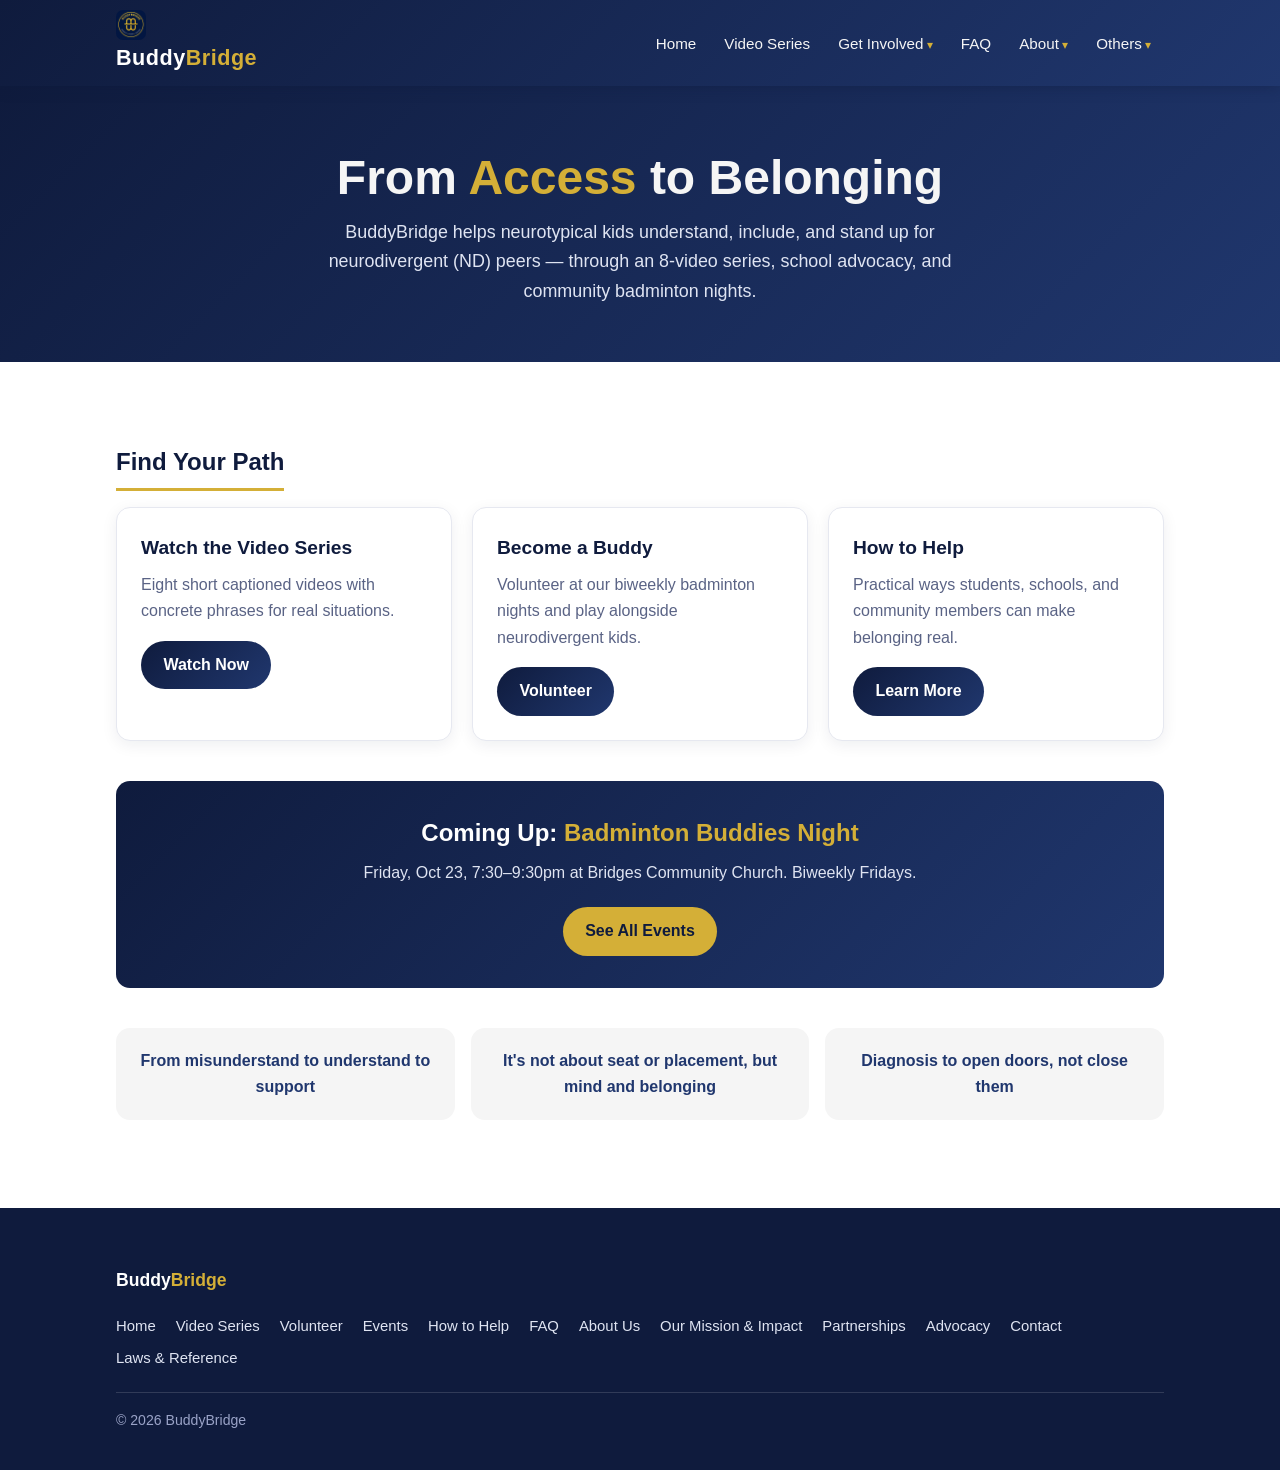
<file: index.html>
<!DOCTYPE html>
<html lang="en">
<head>
<meta charset="UTF-8">
<meta name="viewport" content="width=device-width, initial-scale=1.0">
<title>BuddyBridge — From Access to Belonging</title>
<meta name="description" content="BuddyBridge helps neurotypical kids understand, include, and stand up for neurodivergent peers — through an 8-video series, school advocacy, and community badminton nights.">
<link rel="stylesheet" href="styles.css">
<link rel="icon" type="image/png" href="assets/buddybridge-logo.png">
</head>
<body>

<header class="site-header">
  <div class="header-inner">
    <a class="brand" href="index.html"><img class="brand-logo" src="assets/buddybridge-logo.png" alt="BuddyBridge logo">Buddy<span>Bridge</span></a>
    <nav class="main-nav" aria-label="Main navigation">
      <ul>
        <li><a href="index.html">Home</a></li>
        <li><a href="video-series.html">Video Series</a></li>
        <li class="has-dropdown">
          <a href="#" aria-haspopup="true" aria-expanded="false">Get Involved</a>
          <ul class="dropdown" aria-label="Get Involved submenu">
            <li><a href="get-involved/volunteer.html">Volunteer</a></li>
            <li><a href="get-involved/events.html">Events</a></li>
            <li><a href="get-involved/how-to-help.html">How to Help</a></li>
          </ul>
        </li>
        <li><a href="faq.html">FAQ</a></li>
        <li class="has-dropdown">
          <a href="#" aria-haspopup="true" aria-expanded="false">About</a>
          <ul class="dropdown" aria-label="About submenu">
            <li><a href="about/about-us.html">About Us</a></li>
            <li><a href="about/mission-impact.html">Our Mission &amp; Impact</a></li>
            <li><a href="about/partnerships.html">Partnerships</a></li>
            <li><a href="about/advocacy.html">Advocacy</a></li>
            <li><a href="about/contact.html">Contact</a></li>
          </ul>
        </li>
        <li class="has-dropdown">
          <a href="#" aria-haspopup="true" aria-expanded="false">Others</a>
          <ul class="dropdown" aria-label="Others submenu">
            <li><a href="others/laws-reference.html">Laws &amp; Reference</a></li>
          </ul>
        </li>
      </ul>
    </nav>
  </div>
</header>

<main>
  <section class="hero">
    <h1>From <span class="accent">Access</span> to Belonging</h1>
    <p class="lead">BuddyBridge helps neurotypical kids understand, include, and stand up for neurodivergent (ND) peers — through an 8-video series, school advocacy, and community badminton nights.</p>
  </section>

  <div class="wrap">
    <section class="section" aria-labelledby="find-your-path">
      <h2 id="find-your-path">Find Your Path</h2>
      <div class="cards">
        <div class="card">
          <h3>Watch the Video Series</h3>
          <p>Eight short captioned videos with concrete phrases for real situations.</p>
          <a class="btn btn-navy" href="video-series.html">Watch Now</a>
        </div>
        <div class="card">
          <h3>Become a Buddy</h3>
          <p>Volunteer at our biweekly badminton nights and play alongside neurodivergent kids.</p>
          <a class="btn btn-navy" href="get-involved/volunteer.html">Volunteer</a>
        </div>
        <div class="card">
          <h3>How to Help</h3>
          <p>Practical ways students, schools, and community members can make belonging real.</p>
          <a class="btn btn-navy" href="get-involved/how-to-help.html">Learn More</a>
        </div>
      </div>
    </section>

    <section class="banner" aria-labelledby="coming-up">
      <h2 id="coming-up">Coming Up: <span class="accent">Badminton Buddies Night</span></h2>
      <p>Friday, Oct 23, 7:30–9:30pm at Bridges Community Church. Biweekly Fridays.</p>
      <a class="btn" href="get-involved/events.html">See All Events</a>
    </section>

    <div class="tagline-row">
      <div class="tagline">From misunderstand to understand to support</div>
      <div class="tagline">It's not about seat or placement, but mind and belonging</div>
      <div class="tagline">Diagnosis to open doors, not close them</div>
    </div>
  </div>
</main>

<footer class="site-footer">
  <div class="footer-inner">
    <p class="footer-brand">Buddy<span>Bridge</span></p>
    <ul class="footer-nav" aria-label="Footer navigation">
      <li><a href="index.html">Home</a></li>
      <li><a href="video-series.html">Video Series</a></li>
      <li><a href="get-involved/volunteer.html">Volunteer</a></li>
      <li><a href="get-involved/events.html">Events</a></li>
      <li><a href="get-involved/how-to-help.html">How to Help</a></li>
      <li><a href="faq.html">FAQ</a></li>
      <li><a href="about/about-us.html">About Us</a></li>
      <li><a href="about/mission-impact.html">Our Mission &amp; Impact</a></li>
      <li><a href="about/partnerships.html">Partnerships</a></li>
      <li><a href="about/advocacy.html">Advocacy</a></li>
      <li><a href="about/contact.html">Contact</a></li>
      <li><a href="others/laws-reference.html">Laws &amp; Reference</a></li>
    </ul>
    <p class="copyright">© 2026 BuddyBridge</p>
  </div>
</footer>

</body>
</html>
</file>
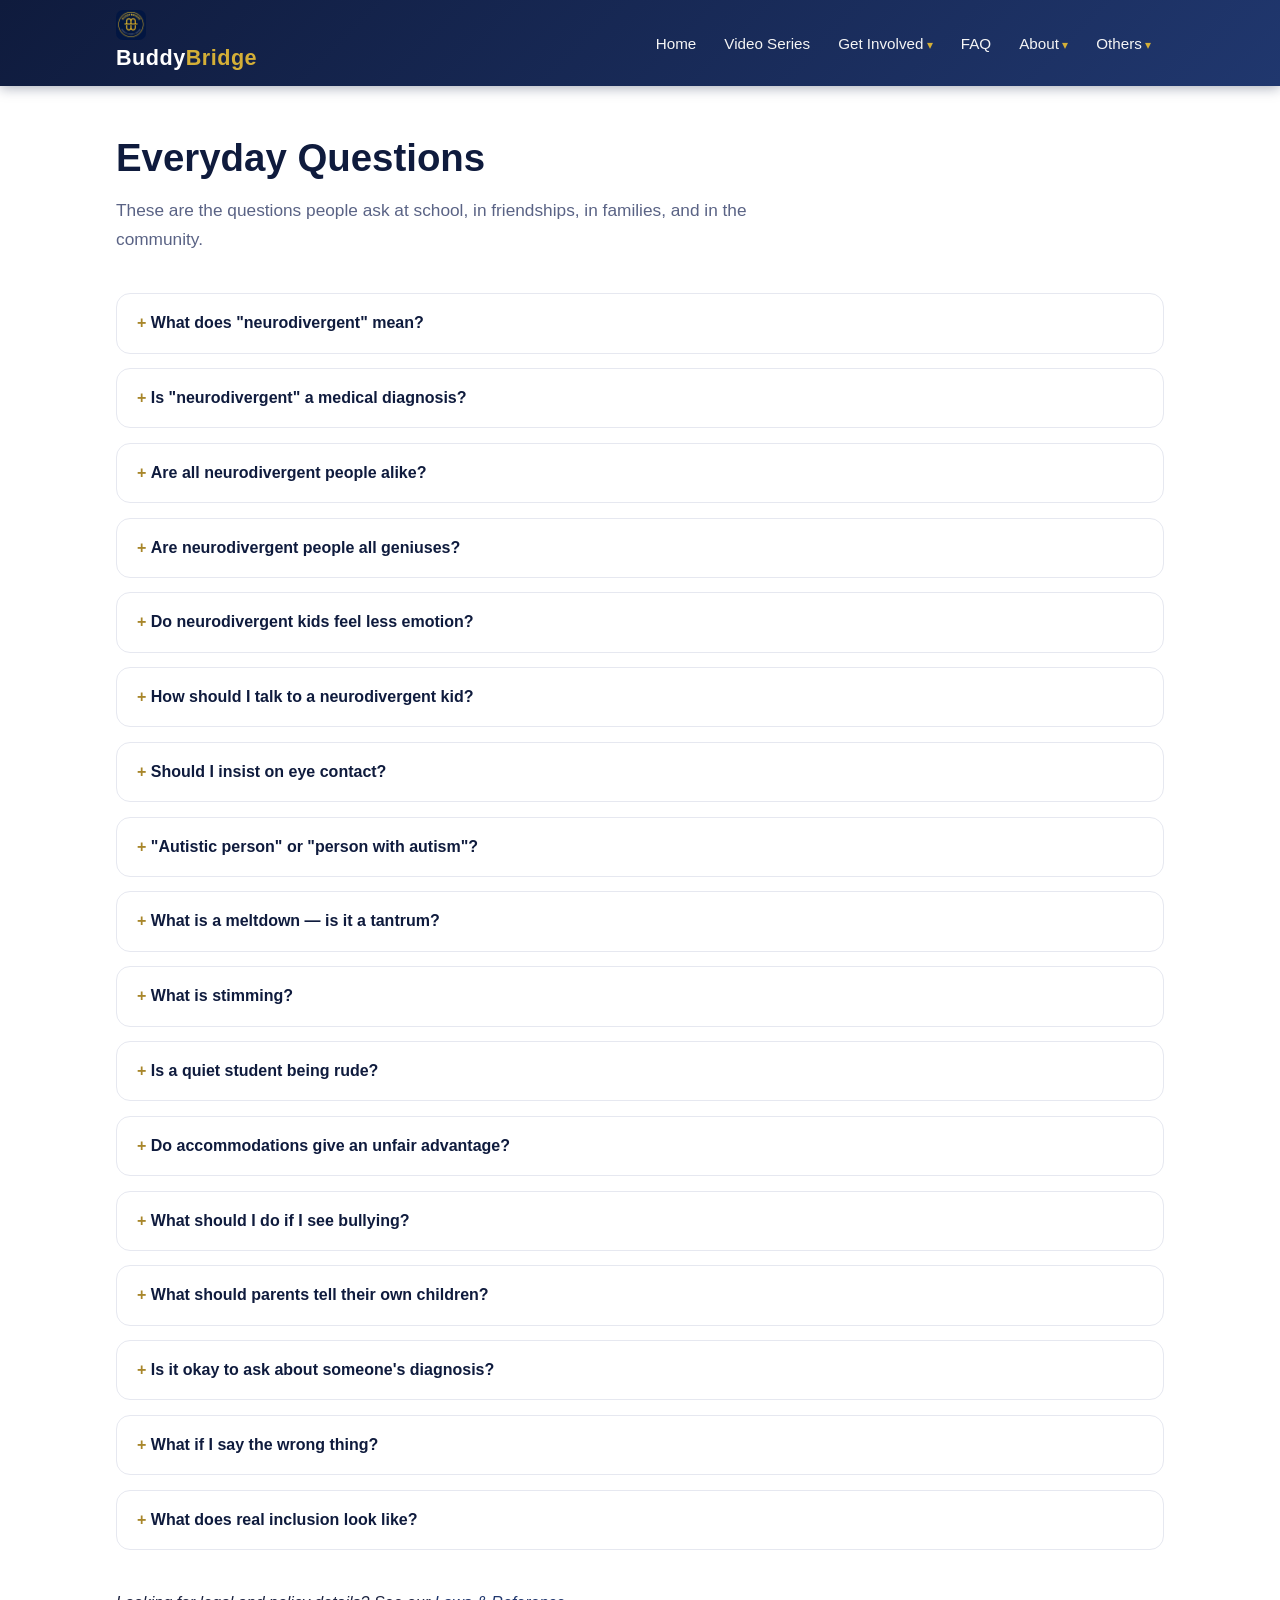
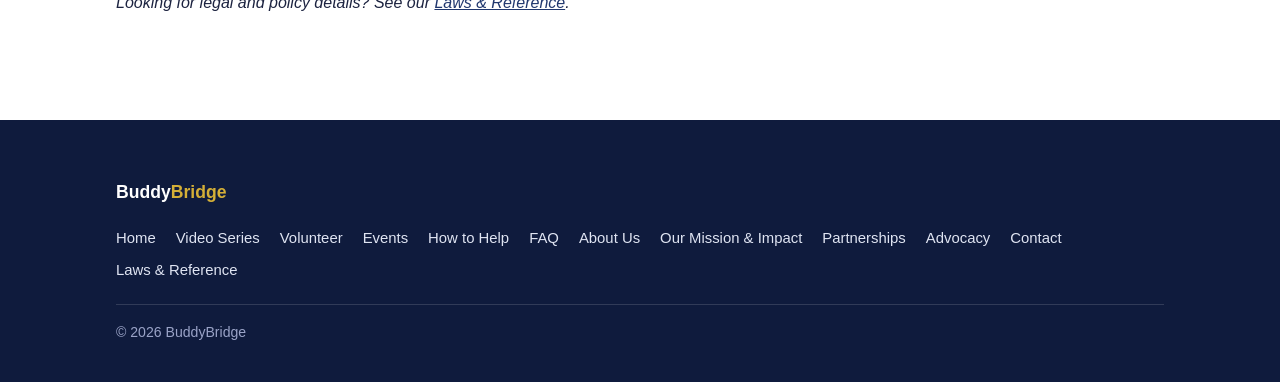
<file: faq.html>
<!DOCTYPE html>
<html lang="en">
<head>
<meta charset="UTF-8">
<meta name="viewport" content="width=device-width, initial-scale=1.0">
<title>FAQ — BuddyBridge</title>
<meta name="description" content="Everyday questions about neurodivergent peers — asked at school, in friendships, in families, and in the community.">
<link rel="stylesheet" href="styles.css">
<link rel="icon" type="image/png" href="assets/buddybridge-logo.png">
</head>
<body>

<header class="site-header">
  <div class="header-inner">
    <a class="brand" href="index.html"><img class="brand-logo" src="assets/buddybridge-logo.png" alt="BuddyBridge logo">Buddy<span>Bridge</span></a>
    <nav class="main-nav" aria-label="Main navigation">
      <ul>
        <li><a href="index.html">Home</a></li>
        <li><a href="video-series.html">Video Series</a></li>
        <li class="has-dropdown">
          <a href="#" aria-haspopup="true" aria-expanded="false">Get Involved</a>
          <ul class="dropdown" aria-label="Get Involved submenu">
            <li><a href="get-involved/volunteer.html">Volunteer</a></li>
            <li><a href="get-involved/events.html">Events</a></li>
            <li><a href="get-involved/how-to-help.html">How to Help</a></li>
          </ul>
        </li>
        <li><a href="faq.html">FAQ</a></li>
        <li class="has-dropdown">
          <a href="#" aria-haspopup="true" aria-expanded="false">About</a>
          <ul class="dropdown" aria-label="About submenu">
            <li><a href="about/about-us.html">About Us</a></li>
            <li><a href="about/mission-impact.html">Our Mission &amp; Impact</a></li>
            <li><a href="about/partnerships.html">Partnerships</a></li>
            <li><a href="about/advocacy.html">Advocacy</a></li>
            <li><a href="about/contact.html">Contact</a></li>
          </ul>
        </li>
        <li class="has-dropdown">
          <a href="#" aria-haspopup="true" aria-expanded="false">Others</a>
          <ul class="dropdown" aria-label="Others submenu">
            <li><a href="others/laws-reference.html">Laws &amp; Reference</a></li>
          </ul>
        </li>
      </ul>
    </nav>
  </div>
</header>

<main>
  <div class="wrap">
    <h1 class="page-title">Everyday Questions</h1>
    <p class="page-sub">These are the questions people ask at school, in friendships, in families, and in the community.</p>

    <section class="section" aria-label="Frequently asked questions">
      <details class="faq-item">
        <summary>What does "neurodivergent" mean?</summary>
        <div class="answer"><p>A broad term for a brain that works differently from what society considers typical — differences in attention, learning, communication, sensory processing, movement, or emotional regulation. Not a judgment about intelligence, kindness, or potential.</p></div>
      </details>
      <details class="faq-item">
        <summary>Is "neurodivergent" a medical diagnosis?</summary>
        <div class="answer"><p>No, it is an umbrella term, not a diagnosis. Never use it to diagnose a classmate from their behavior.</p></div>
      </details>
      <details class="faq-item">
        <summary>Are all neurodivergent people alike?</summary>
        <div class="answer"><p>No. Two people with the same diagnosis can have different strengths, needs, and communication styles. Get to know the person, not the label.</p></div>
      </details>
      <details class="faq-item">
        <summary>Are neurodivergent people all geniuses?</summary>
        <div class="answer"><p>No. The "hidden genius" stereotype still measures a person's worth by exceptional performance. Everyone deserves respect without proving a special talent.</p></div>
      </details>
      <details class="faq-item">
        <summary>Do neurodivergent kids feel less emotion?</summary>
        <div class="answer"><p>No. A person may feel emotions deeply but express them differently or need more time. Different eye contact or tone does not mean they don't care.</p></div>
      </details>
      <details class="faq-item">
        <summary>How should I talk to a neurodivergent kid?</summary>
        <div class="answer"><p>With the same respect as any peer. Be clear, don't talk down, give processing time. Try: "Would you like me to explain that another way?"</p></div>
      </details>
      <details class="faq-item">
        <summary>Should I insist on eye contact?</summary>
        <div class="answer"><p>No. Some people listen better while looking away or moving. Listen for meaning, not body language.</p></div>
      </details>
      <details class="faq-item">
        <summary>"Autistic person" or "person with autism"?</summary>
        <div class="answer"><p>Preferences vary — follow the person's own preference when known. When unknown, listen to how they describe themselves or ask respectfully.</p></div>
      </details>
      <details class="faq-item">
        <summary>What is a meltdown — is it a tantrum?</summary>
        <div class="answer"><p>A meltdown is an intense response to overwhelm, not a performance. Reduce demands and stimulation, use fewer words, protect safety, allow recovery time.</p></div>
      </details>
      <details class="faq-item">
        <summary>What is stimming?</summary>
        <div class="answer"><p>Repetitive movement or sound (rocking, humming, fidgeting) that helps a person regulate or focus. Don't stop harmless stimming because it looks different.</p></div>
      </details>
      <details class="faq-item">
        <summary>Is a quiet student being rude?</summary>
        <div class="answer"><p>Not necessarily. Quiet can be thoughtful. Offer choices: speaking later, writing, pointing, or participating beside the group.</p></div>
      </details>
      <details class="faq-item">
        <summary>Do accommodations give an unfair advantage?</summary>
        <div class="answer"><p>No — they remove barriers. Extra time or a quieter space changes the route, not the goal.</p></div>
      </details>
      <details class="faq-item">
        <summary>What should I do if I see bullying?</summary>
        <div class="answer"><p>Don't laugh, forward, or pile on. If safe, say "That's not funny." Check in with the targeted person, save evidence if online, and tell a trusted adult.</p></div>
      </details>
      <details class="faq-item">
        <summary>What should parents tell their own children?</summary>
        <div class="answer"><p>Keep it simple: "People's brains work in different ways. You don't need to diagnose or fix them. Ask, wait, include, and respect no." Give them a phrase: "Want to join us? No pressure."</p></div>
      </details>
      <details class="faq-item">
        <summary>Is it okay to ask about someone's diagnosis?</summary>
        <div class="answer"><p>A diagnosis is personal. Ask what's relevant instead: "How do you like to communicate?" or "Would a quieter place help?"</p></div>
      </details>
      <details class="faq-item">
        <summary>What if I say the wrong thing?</summary>
        <div class="answer"><p>Listen, correct yourself, and change next time: "I interrupted you. I'm sorry. I'll wait next time."</p></div>
      </details>
      <details class="faq-item">
        <summary>What does real inclusion look like?</summary>
        <div class="answer"><p>Being invited, remembered, and able to participate without hiding who you are. Belonging grows through repeated ordinary actions.</p></div>
      </details>
    </section>

    <p><em>Looking for legal and policy details? See our <a href="others/laws-reference.html">Laws &amp; Reference</a>.</em></p>
  </div>
</main>

<footer class="site-footer">
  <div class="footer-inner">
    <p class="footer-brand">Buddy<span>Bridge</span></p>
    <ul class="footer-nav" aria-label="Footer navigation">
      <li><a href="index.html">Home</a></li>
      <li><a href="video-series.html">Video Series</a></li>
      <li><a href="get-involved/volunteer.html">Volunteer</a></li>
      <li><a href="get-involved/events.html">Events</a></li>
      <li><a href="get-involved/how-to-help.html">How to Help</a></li>
      <li><a href="faq.html">FAQ</a></li>
      <li><a href="about/about-us.html">About Us</a></li>
      <li><a href="about/mission-impact.html">Our Mission &amp; Impact</a></li>
      <li><a href="about/partnerships.html">Partnerships</a></li>
      <li><a href="about/advocacy.html">Advocacy</a></li>
      <li><a href="about/contact.html">Contact</a></li>
      <li><a href="others/laws-reference.html">Laws &amp; Reference</a></li>
    </ul>
    <p class="copyright">© 2026 BuddyBridge</p>
  </div>
</footer>

</body>
</html>
</file>
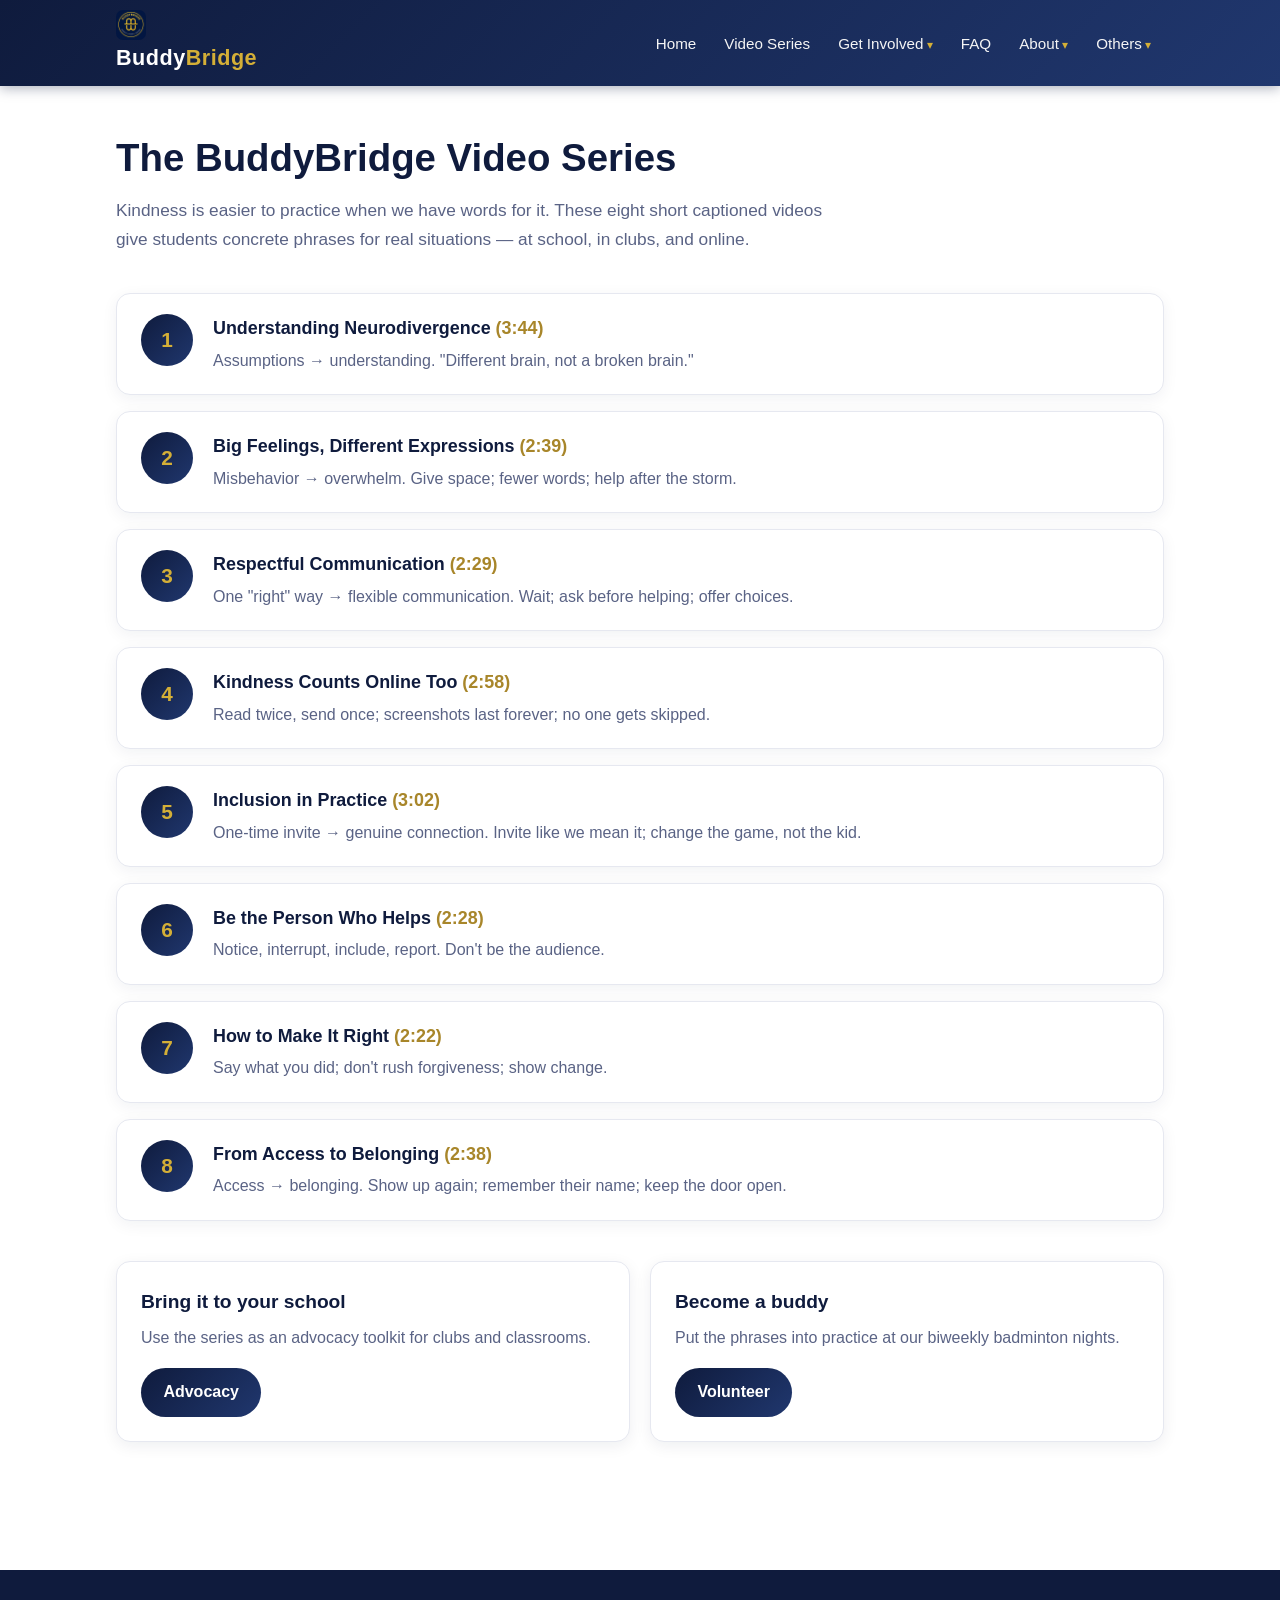
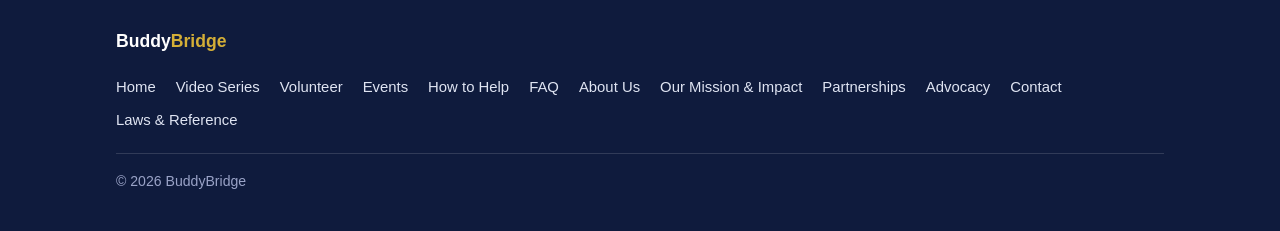
<file: video-series.html>
<!DOCTYPE html>
<html lang="en">
<head>
<meta charset="UTF-8">
<meta name="viewport" content="width=device-width, initial-scale=1.0">
<title>Video Series — BuddyBridge</title>
<meta name="description" content="The BuddyBridge Video Series: eight short captioned videos giving students concrete phrases for real situations.">
<link rel="stylesheet" href="styles.css">
<link rel="icon" type="image/png" href="assets/buddybridge-logo.png">
</head>
<body>

<header class="site-header">
  <div class="header-inner">
    <a class="brand" href="index.html"><img class="brand-logo" src="assets/buddybridge-logo.png" alt="BuddyBridge logo">Buddy<span>Bridge</span></a>
    <nav class="main-nav" aria-label="Main navigation">
      <ul>
        <li><a href="index.html">Home</a></li>
        <li><a href="video-series.html">Video Series</a></li>
        <li class="has-dropdown">
          <a href="#" aria-haspopup="true" aria-expanded="false">Get Involved</a>
          <ul class="dropdown" aria-label="Get Involved submenu">
            <li><a href="get-involved/volunteer.html">Volunteer</a></li>
            <li><a href="get-involved/events.html">Events</a></li>
            <li><a href="get-involved/how-to-help.html">How to Help</a></li>
          </ul>
        </li>
        <li><a href="faq.html">FAQ</a></li>
        <li class="has-dropdown">
          <a href="#" aria-haspopup="true" aria-expanded="false">About</a>
          <ul class="dropdown" aria-label="About submenu">
            <li><a href="about/about-us.html">About Us</a></li>
            <li><a href="about/mission-impact.html">Our Mission &amp; Impact</a></li>
            <li><a href="about/partnerships.html">Partnerships</a></li>
            <li><a href="about/advocacy.html">Advocacy</a></li>
            <li><a href="about/contact.html">Contact</a></li>
          </ul>
        </li>
        <li class="has-dropdown">
          <a href="#" aria-haspopup="true" aria-expanded="false">Others</a>
          <ul class="dropdown" aria-label="Others submenu">
            <li><a href="others/laws-reference.html">Laws &amp; Reference</a></li>
          </ul>
        </li>
      </ul>
    </nav>
  </div>
</header>

<main>
  <div class="wrap">
    <h1 class="page-title">The BuddyBridge Video Series</h1>
    <p class="page-sub">Kindness is easier to practice when we have words for it. These eight short captioned videos give students concrete phrases for real situations — at school, in clubs, and online.</p>

    <section class="section" aria-label="Video episodes">
      <div class="episode">
        <div class="episode-num" aria-hidden="true">1</div>
        <div>
          <h3>Understanding Neurodivergence <span class="time">(3:44)</span></h3>
          <p>Assumptions → understanding. "Different brain, not a broken brain."</p>
        </div>
      </div>
      <div class="episode">
        <div class="episode-num" aria-hidden="true">2</div>
        <div>
          <h3>Big Feelings, Different Expressions <span class="time">(2:39)</span></h3>
          <p>Misbehavior → overwhelm. Give space; fewer words; help after the storm.</p>
        </div>
      </div>
      <div class="episode">
        <div class="episode-num" aria-hidden="true">3</div>
        <div>
          <h3>Respectful Communication <span class="time">(2:29)</span></h3>
          <p>One "right" way → flexible communication. Wait; ask before helping; offer choices.</p>
        </div>
      </div>
      <div class="episode">
        <div class="episode-num" aria-hidden="true">4</div>
        <div>
          <h3>Kindness Counts Online Too <span class="time">(2:58)</span></h3>
          <p>Read twice, send once; screenshots last forever; no one gets skipped.</p>
        </div>
      </div>
      <div class="episode">
        <div class="episode-num" aria-hidden="true">5</div>
        <div>
          <h3>Inclusion in Practice <span class="time">(3:02)</span></h3>
          <p>One-time invite → genuine connection. Invite like we mean it; change the game, not the kid.</p>
        </div>
      </div>
      <div class="episode">
        <div class="episode-num" aria-hidden="true">6</div>
        <div>
          <h3>Be the Person Who Helps <span class="time">(2:28)</span></h3>
          <p>Notice, interrupt, include, report. Don't be the audience.</p>
        </div>
      </div>
      <div class="episode">
        <div class="episode-num" aria-hidden="true">7</div>
        <div>
          <h3>How to Make It Right <span class="time">(2:22)</span></h3>
          <p>Say what you did; don't rush forgiveness; show change.</p>
        </div>
      </div>
      <div class="episode">
        <div class="episode-num" aria-hidden="true">8</div>
        <div>
          <h3>From Access to Belonging <span class="time">(2:38)</span></h3>
          <p>Access → belonging. Show up again; remember their name; keep the door open.</p>
        </div>
      </div>
    </section>

    <section class="section">
      <div class="cards two">
        <div class="card">
          <h3>Bring it to your school</h3>
          <p>Use the series as an advocacy toolkit for clubs and classrooms.</p>
          <a class="btn btn-navy" href="about/advocacy.html">Advocacy</a>
        </div>
        <div class="card">
          <h3>Become a buddy</h3>
          <p>Put the phrases into practice at our biweekly badminton nights.</p>
          <a class="btn btn-navy" href="get-involved/volunteer.html">Volunteer</a>
        </div>
      </div>
    </section>
  </div>
</main>

<footer class="site-footer">
  <div class="footer-inner">
    <p class="footer-brand">Buddy<span>Bridge</span></p>
    <ul class="footer-nav" aria-label="Footer navigation">
      <li><a href="index.html">Home</a></li>
      <li><a href="video-series.html">Video Series</a></li>
      <li><a href="get-involved/volunteer.html">Volunteer</a></li>
      <li><a href="get-involved/events.html">Events</a></li>
      <li><a href="get-involved/how-to-help.html">How to Help</a></li>
      <li><a href="faq.html">FAQ</a></li>
      <li><a href="about/about-us.html">About Us</a></li>
      <li><a href="about/mission-impact.html">Our Mission &amp; Impact</a></li>
      <li><a href="about/partnerships.html">Partnerships</a></li>
      <li><a href="about/advocacy.html">Advocacy</a></li>
      <li><a href="about/contact.html">Contact</a></li>
      <li><a href="others/laws-reference.html">Laws &amp; Reference</a></li>
    </ul>
    <p class="copyright">© 2026 BuddyBridge</p>
  </div>
</footer>

</body>
</html>
</file>
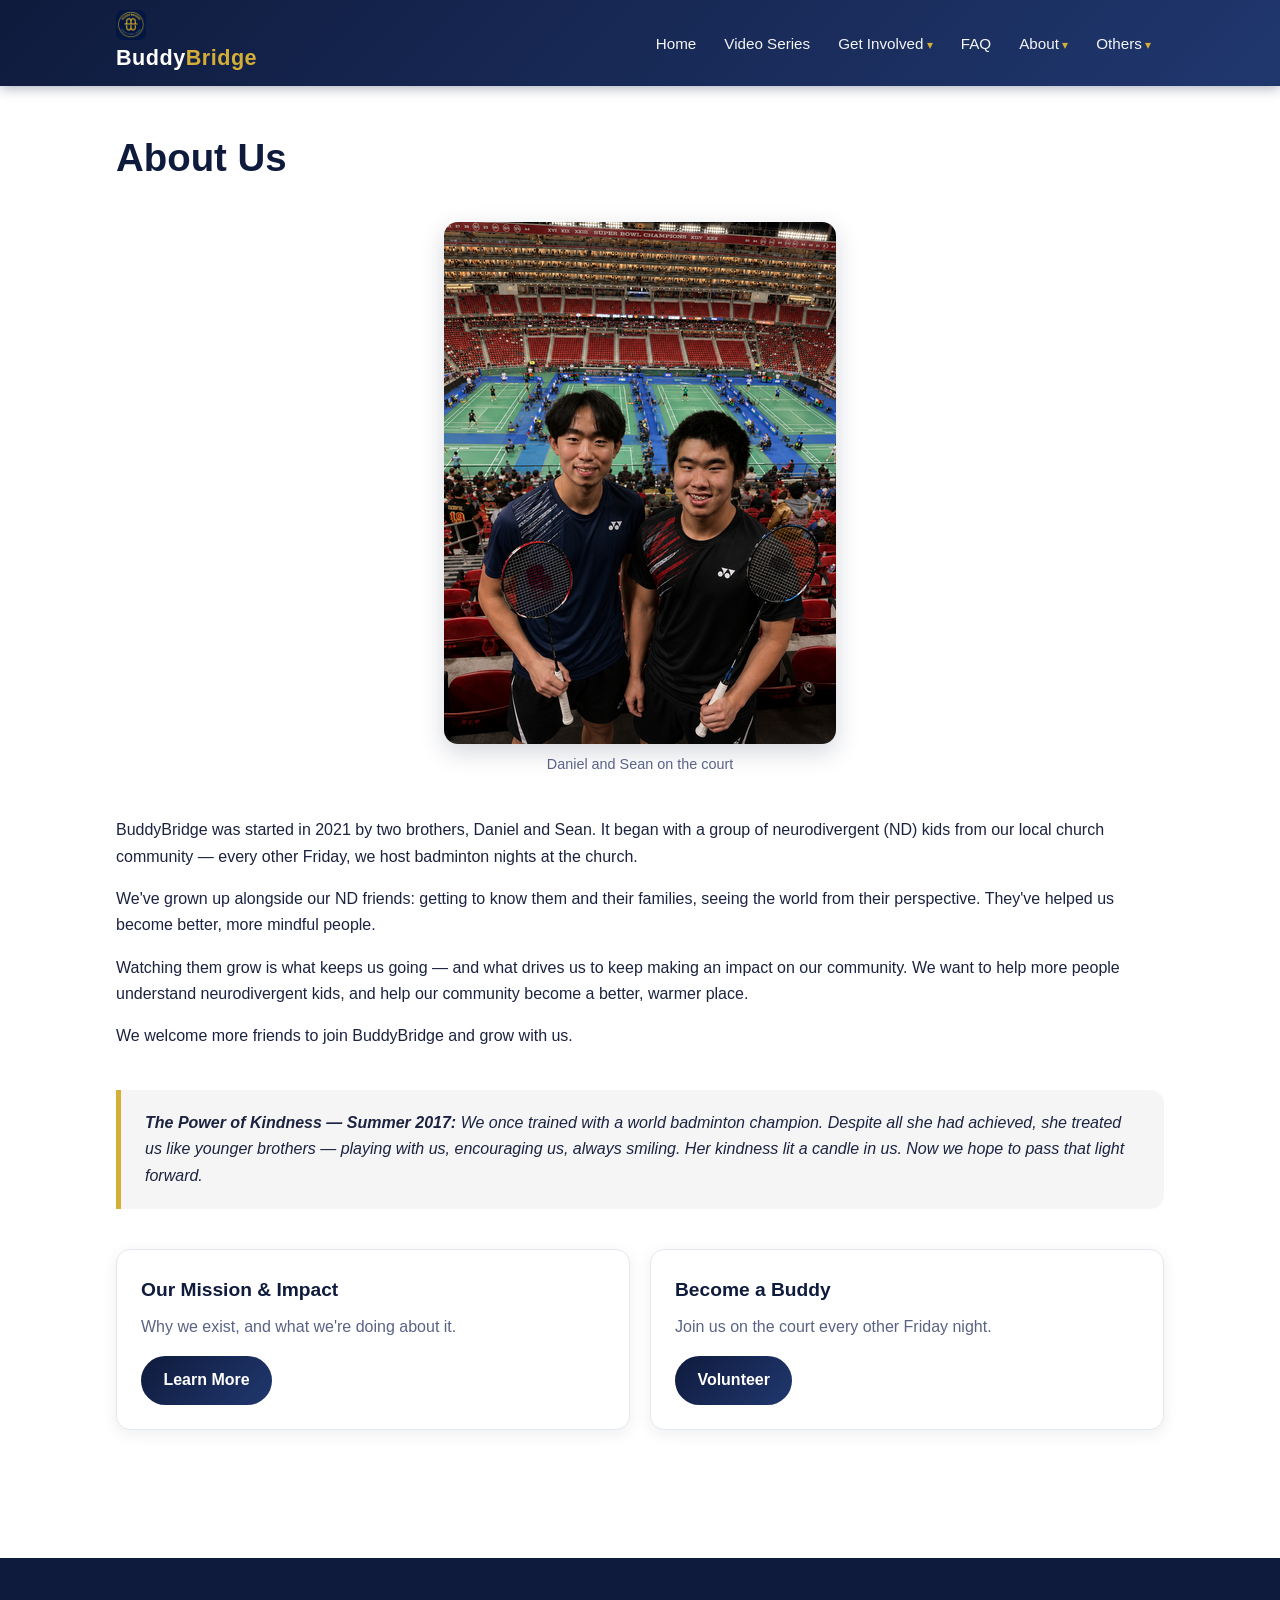
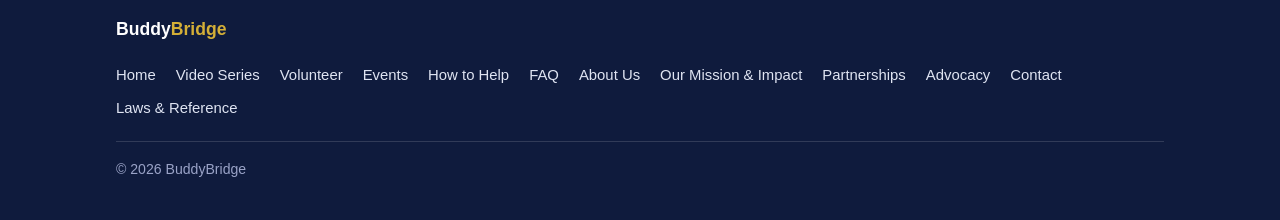
<file: about/about-us.html>
<!DOCTYPE html>
<html lang="en">
<head>
<meta charset="UTF-8">
<meta name="viewport" content="width=device-width, initial-scale=1.0">
<title>About Us — BuddyBridge</title>
<meta name="description" content="BuddyBridge was started in 2021 by two brothers, Daniel and Sean — biweekly badminton nights bringing neurotypical and neurodivergent kids together.">
<link rel="stylesheet" href="../styles.css">
<link rel="icon" type="image/png" href="../assets/buddybridge-logo.png">
</head>
<body>

<header class="site-header">
  <div class="header-inner">
    <a class="brand" href="../index.html"><img class="brand-logo" src="../assets/buddybridge-logo.png" alt="BuddyBridge logo">Buddy<span>Bridge</span></a>
    <nav class="main-nav" aria-label="Main navigation">
      <ul>
        <li><a href="../index.html">Home</a></li>
        <li><a href="../video-series.html">Video Series</a></li>
        <li class="has-dropdown">
          <a href="#" aria-haspopup="true" aria-expanded="false">Get Involved</a>
          <ul class="dropdown" aria-label="Get Involved submenu">
            <li><a href="../get-involved/volunteer.html">Volunteer</a></li>
            <li><a href="../get-involved/events.html">Events</a></li>
            <li><a href="../get-involved/how-to-help.html">How to Help</a></li>
          </ul>
        </li>
        <li><a href="../faq.html">FAQ</a></li>
        <li class="has-dropdown">
          <a href="#" aria-haspopup="true" aria-expanded="false">About</a>
          <ul class="dropdown" aria-label="About submenu">
            <li><a href="about-us.html">About Us</a></li>
            <li><a href="mission-impact.html">Our Mission &amp; Impact</a></li>
            <li><a href="partnerships.html">Partnerships</a></li>
            <li><a href="advocacy.html">Advocacy</a></li>
            <li><a href="contact.html">Contact</a></li>
          </ul>
        </li>
        <li class="has-dropdown">
          <a href="#" aria-haspopup="true" aria-expanded="false">Others</a>
          <ul class="dropdown" aria-label="Others submenu">
            <li><a href="../others/laws-reference.html">Laws &amp; Reference</a></li>
          </ul>
        </li>
      </ul>
    </nav>
  </div>
</header>

<main>
  <div class="wrap">
    <h1 class="page-title">About Us</h1>

    <figure class="figure">
      <img src="../assets/daniel-sean-badminton.png" alt="Daniel and Sean playing badminton together" width="392" height="522">
      <figcaption>Daniel and Sean on the court</figcaption>
    </figure>

    <section class="section">
      <p>BuddyBridge was started in 2021 by two brothers, Daniel and Sean. It began with a group of neurodivergent (ND) kids from our local church community — every other Friday, we host badminton nights at the church.</p>
      <p>We've grown up alongside our ND friends: getting to know them and their families, seeing the world from their perspective. They've helped us become better, more mindful people.</p>
      <p>Watching them grow is what keeps us going — and what drives us to keep making an impact on our community. We want to help more people understand neurodivergent kids, and help our community become a better, warmer place.</p>
      <p>We welcome more friends to join BuddyBridge and grow with us.</p>
    </section>

    <blockquote class="pullquote">
      <strong>The Power of Kindness — Summer 2017:</strong> We once trained with a world badminton champion. Despite all she had achieved, she treated us like younger brothers — playing with us, encouraging us, always smiling. Her kindness lit a candle in us. Now we hope to pass that light forward.
    </blockquote>

    <section class="section">
      <div class="cards two">
        <div class="card">
          <h3>Our Mission &amp; Impact</h3>
          <p>Why we exist, and what we're doing about it.</p>
          <a class="btn btn-navy" href="mission-impact.html">Learn More</a>
        </div>
        <div class="card">
          <h3>Become a Buddy</h3>
          <p>Join us on the court every other Friday night.</p>
          <a class="btn btn-navy" href="../get-involved/volunteer.html">Volunteer</a>
        </div>
      </div>
    </section>
  </div>
</main>

<footer class="site-footer">
  <div class="footer-inner">
    <p class="footer-brand">Buddy<span>Bridge</span></p>
    <ul class="footer-nav" aria-label="Footer navigation">
      <li><a href="../index.html">Home</a></li>
      <li><a href="../video-series.html">Video Series</a></li>
      <li><a href="../get-involved/volunteer.html">Volunteer</a></li>
      <li><a href="../get-involved/events.html">Events</a></li>
      <li><a href="../get-involved/how-to-help.html">How to Help</a></li>
      <li><a href="../faq.html">FAQ</a></li>
      <li><a href="about-us.html">About Us</a></li>
      <li><a href="mission-impact.html">Our Mission &amp; Impact</a></li>
      <li><a href="partnerships.html">Partnerships</a></li>
      <li><a href="advocacy.html">Advocacy</a></li>
      <li><a href="contact.html">Contact</a></li>
      <li><a href="../others/laws-reference.html">Laws &amp; Reference</a></li>
    </ul>
    <p class="copyright">© 2026 BuddyBridge</p>
  </div>
</footer>

</body>
</html>
</file>
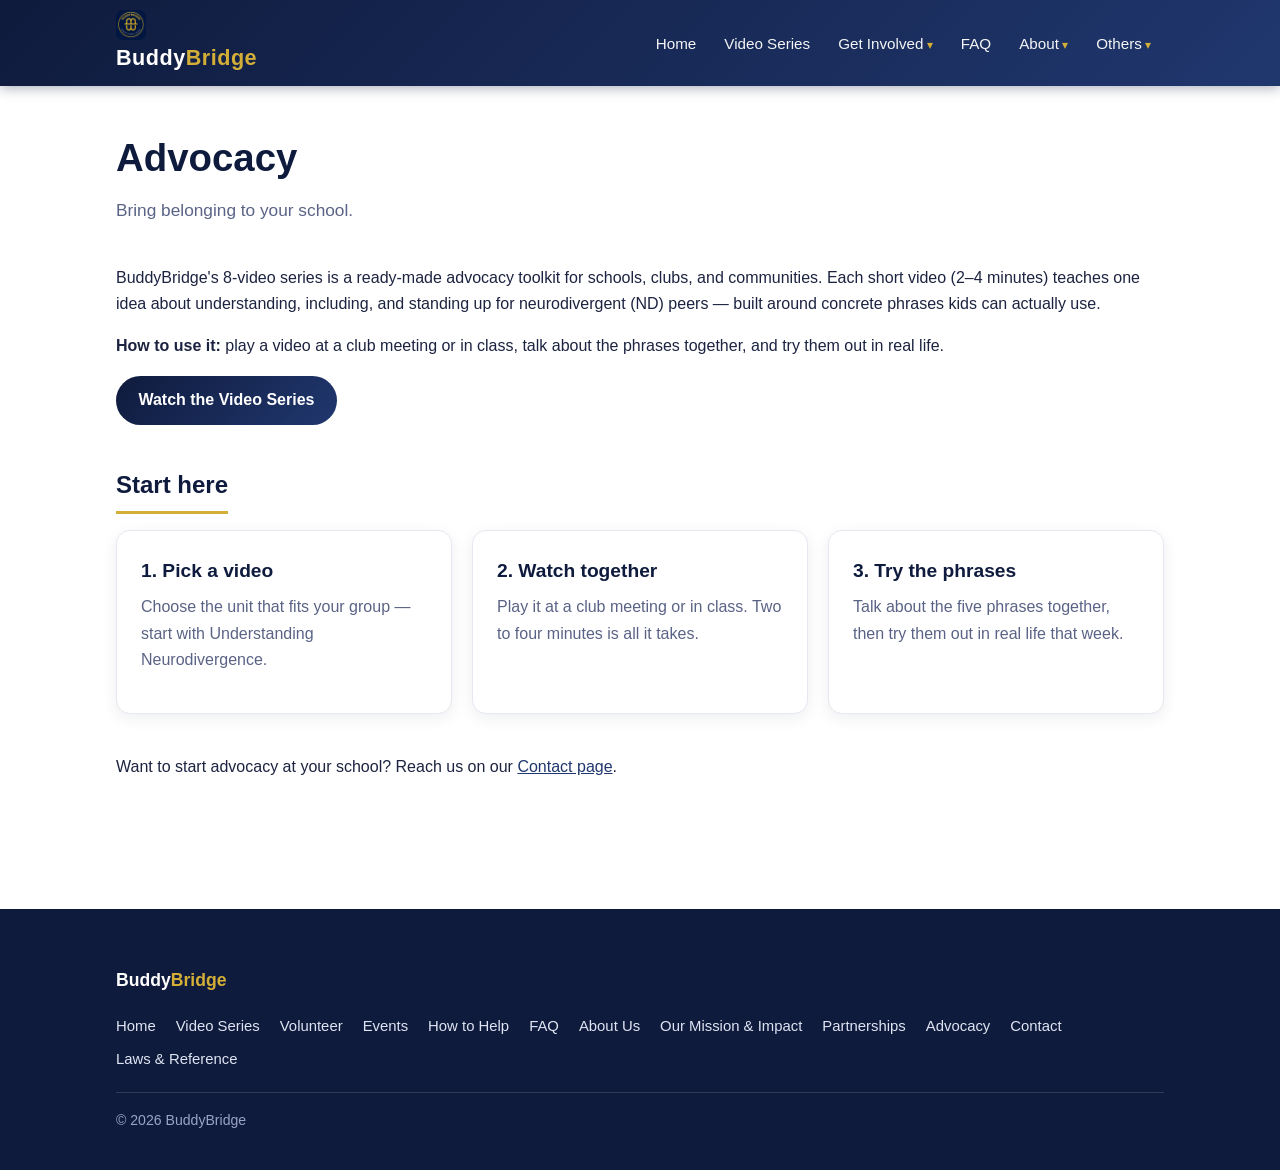
<file: about/advocacy.html>
<!DOCTYPE html>
<html lang="en">
<head>
<meta charset="UTF-8">
<meta name="viewport" content="width=device-width, initial-scale=1.0">
<title>Advocacy — BuddyBridge</title>
<meta name="description" content="Bring belonging to your school: BuddyBridge's 8-video series is a ready-made advocacy toolkit for schools, clubs, and communities.">
<link rel="stylesheet" href="../styles.css">
<link rel="icon" type="image/png" href="../assets/buddybridge-logo.png">
</head>
<body>

<header class="site-header">
  <div class="header-inner">
    <a class="brand" href="../index.html"><img class="brand-logo" src="../assets/buddybridge-logo.png" alt="BuddyBridge logo">Buddy<span>Bridge</span></a>
    <nav class="main-nav" aria-label="Main navigation">
      <ul>
        <li><a href="../index.html">Home</a></li>
        <li><a href="../video-series.html">Video Series</a></li>
        <li class="has-dropdown">
          <a href="#" aria-haspopup="true" aria-expanded="false">Get Involved</a>
          <ul class="dropdown" aria-label="Get Involved submenu">
            <li><a href="../get-involved/volunteer.html">Volunteer</a></li>
            <li><a href="../get-involved/events.html">Events</a></li>
            <li><a href="../get-involved/how-to-help.html">How to Help</a></li>
          </ul>
        </li>
        <li><a href="../faq.html">FAQ</a></li>
        <li class="has-dropdown">
          <a href="#" aria-haspopup="true" aria-expanded="false">About</a>
          <ul class="dropdown" aria-label="About submenu">
            <li><a href="about-us.html">About Us</a></li>
            <li><a href="mission-impact.html">Our Mission &amp; Impact</a></li>
            <li><a href="partnerships.html">Partnerships</a></li>
            <li><a href="advocacy.html">Advocacy</a></li>
            <li><a href="contact.html">Contact</a></li>
          </ul>
        </li>
        <li class="has-dropdown">
          <a href="#" aria-haspopup="true" aria-expanded="false">Others</a>
          <ul class="dropdown" aria-label="Others submenu">
            <li><a href="../others/laws-reference.html">Laws &amp; Reference</a></li>
          </ul>
        </li>
      </ul>
    </nav>
  </div>
</header>

<main>
  <div class="wrap">
    <h1 class="page-title">Advocacy</h1>
    <p class="page-sub">Bring belonging to your school.</p>

    <section class="section">
      <p>BuddyBridge's 8-video series is a ready-made advocacy toolkit for schools, clubs, and communities. Each short video (2–4 minutes) teaches one idea about understanding, including, and standing up for neurodivergent (ND) peers — built around concrete phrases kids can actually use.</p>
      <p><strong>How to use it:</strong> play a video at a club meeting or in class, talk about the phrases together, and try them out in real life.</p>
      <p><a class="btn btn-navy" href="../video-series.html">Watch the Video Series</a></p>
    </section>

    <section class="section" aria-labelledby="start-here">
      <h2 id="start-here">Start here</h2>
      <div class="cards">
        <div class="card">
          <h3>1. Pick a video</h3>
          <p>Choose the unit that fits your group — start with Understanding Neurodivergence.</p>
        </div>
        <div class="card">
          <h3>2. Watch together</h3>
          <p>Play it at a club meeting or in class. Two to four minutes is all it takes.</p>
        </div>
        <div class="card">
          <h3>3. Try the phrases</h3>
          <p>Talk about the five phrases together, then try them out in real life that week.</p>
        </div>
      </div>
    </section>

    <section class="section">
      <p>Want to start advocacy at your school? Reach us on our <a href="contact.html">Contact page</a>.</p>
    </section>
  </div>
</main>

<footer class="site-footer">
  <div class="footer-inner">
    <p class="footer-brand">Buddy<span>Bridge</span></p>
    <ul class="footer-nav" aria-label="Footer navigation">
      <li><a href="../index.html">Home</a></li>
      <li><a href="../video-series.html">Video Series</a></li>
      <li><a href="../get-involved/volunteer.html">Volunteer</a></li>
      <li><a href="../get-involved/events.html">Events</a></li>
      <li><a href="../get-involved/how-to-help.html">How to Help</a></li>
      <li><a href="../faq.html">FAQ</a></li>
      <li><a href="about-us.html">About Us</a></li>
      <li><a href="mission-impact.html">Our Mission &amp; Impact</a></li>
      <li><a href="partnerships.html">Partnerships</a></li>
      <li><a href="advocacy.html">Advocacy</a></li>
      <li><a href="contact.html">Contact</a></li>
      <li><a href="../others/laws-reference.html">Laws &amp; Reference</a></li>
    </ul>
    <p class="copyright">© 2026 BuddyBridge</p>
  </div>
</footer>

</body>
</html>
</file>
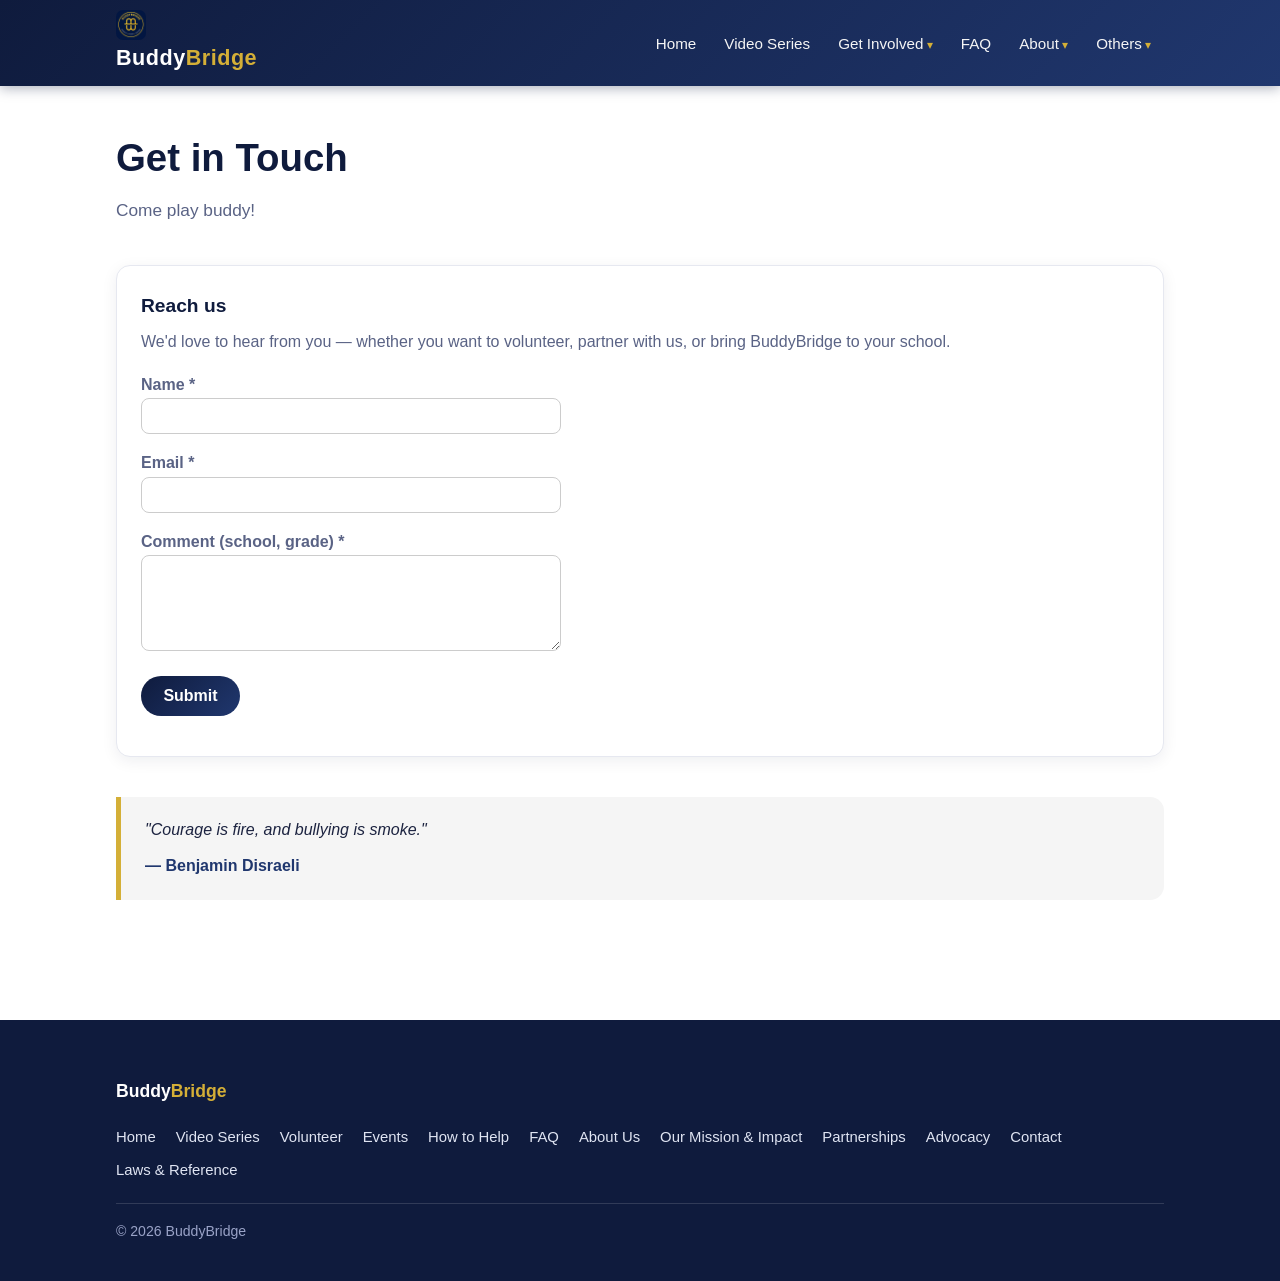
<file: about/contact.html>
<!DOCTYPE html>
<html lang="en">
<head>
<meta charset="UTF-8">
<meta name="viewport" content="width=device-width, initial-scale=1.0">
<title>Contact — BuddyBridge</title>
<meta name="description" content="Get in touch with BuddyBridge. Come play buddy with us!">
<link rel="stylesheet" href="../styles.css">
<link rel="icon" type="image/png" href="../assets/buddybridge-logo.png">
</head>
<body>

<header class="site-header">
  <div class="header-inner">
    <a class="brand" href="../index.html"><img class="brand-logo" src="../assets/buddybridge-logo.png" alt="BuddyBridge logo">Buddy<span>Bridge</span></a>
    <nav class="main-nav" aria-label="Main navigation">
      <ul>
        <li><a href="../index.html">Home</a></li>
        <li><a href="../video-series.html">Video Series</a></li>
        <li class="has-dropdown">
          <a href="#" aria-haspopup="true" aria-expanded="false">Get Involved</a>
          <ul class="dropdown" aria-label="Get Involved submenu">
            <li><a href="../get-involved/volunteer.html">Volunteer</a></li>
            <li><a href="../get-involved/events.html">Events</a></li>
            <li><a href="../get-involved/how-to-help.html">How to Help</a></li>
          </ul>
        </li>
        <li><a href="../faq.html">FAQ</a></li>
        <li class="has-dropdown">
          <a href="#" aria-haspopup="true" aria-expanded="false">About</a>
          <ul class="dropdown" aria-label="About submenu">
            <li><a href="about-us.html">About Us</a></li>
            <li><a href="mission-impact.html">Our Mission &amp; Impact</a></li>
            <li><a href="partnerships.html">Partnerships</a></li>
            <li><a href="advocacy.html">Advocacy</a></li>
            <li><a href="contact.html">Contact</a></li>
          </ul>
        </li>
        <li class="has-dropdown">
          <a href="#" aria-haspopup="true" aria-expanded="false">Others</a>
          <ul class="dropdown" aria-label="Others submenu">
            <li><a href="../others/laws-reference.html">Laws &amp; Reference</a></li>
          </ul>
        </li>
      </ul>
    </nav>
  </div>
</header>

<main>
  <div class="wrap">
    <h1 class="page-title">Get in Touch</h1>
    <p class="page-sub">Come play buddy!</p>

    <section class="section">
      <div class="card">
        <h3>Reach us</h3>
        <p>We'd love to hear from you — whether you want to volunteer, partner with us, or bring BuddyBridge to your school.</p>
        <form id="contact-form" aria-label="Contact form">
          <p>
            <label for="cf-name"><strong>Name *</strong></label><br>
            <input type="text" id="cf-name" name="name" required style="width:100%;max-width:420px;padding:0.6rem;border:1px solid #ccc;border-radius:8px;">
          </p>
          <p>
            <label for="cf-email"><strong>Email *</strong></label><br>
            <input type="email" id="cf-email" name="email" required style="width:100%;max-width:420px;padding:0.6rem;border:1px solid #ccc;border-radius:8px;">
          </p>
          <p>
            <label for="cf-comment"><strong>Comment (school, grade) *</strong></label><br>
            <textarea id="cf-comment" name="comment" rows="5" required style="width:100%;max-width:420px;padding:0.6rem;border:1px solid #ccc;border-radius:8px;"></textarea>
          </p>
          <p><button class="btn btn-navy" type="submit">Submit</button></p>
          <p id="cf-note" role="status" style="display:none;color:var(--navy-2);font-weight:600;">Thanks for reaching out! Our contact form is being connected — please check back soon, or find us at a Friday badminton night.</p>
        </form>
      </div>
    </section>

    <blockquote class="pullquote">
      "Courage is fire, and bullying is smoke."
      <cite>— Benjamin Disraeli</cite>
    </blockquote>
  </div>
</main>

<footer class="site-footer">
  <div class="footer-inner">
    <p class="footer-brand">Buddy<span>Bridge</span></p>
    <ul class="footer-nav" aria-label="Footer navigation">
      <li><a href="../index.html">Home</a></li>
      <li><a href="../video-series.html">Video Series</a></li>
      <li><a href="../get-involved/volunteer.html">Volunteer</a></li>
      <li><a href="../get-involved/events.html">Events</a></li>
      <li><a href="../get-involved/how-to-help.html">How to Help</a></li>
      <li><a href="../faq.html">FAQ</a></li>
      <li><a href="about-us.html">About Us</a></li>
      <li><a href="mission-impact.html">Our Mission &amp; Impact</a></li>
      <li><a href="partnerships.html">Partnerships</a></li>
      <li><a href="advocacy.html">Advocacy</a></li>
      <li><a href="contact.html">Contact</a></li>
      <li><a href="../others/laws-reference.html">Laws &amp; Reference</a></li>
    </ul>
    <p class="copyright">© 2026 BuddyBridge</p>
  </div>
</footer>

<script>
document.getElementById('contact-form').addEventListener('submit', function (e) {
  e.preventDefault();
  document.getElementById('cf-note').style.display = 'block';
  this.querySelector('button[type="submit"]').disabled = true;
});
</script>

</body>
</html>
</file>
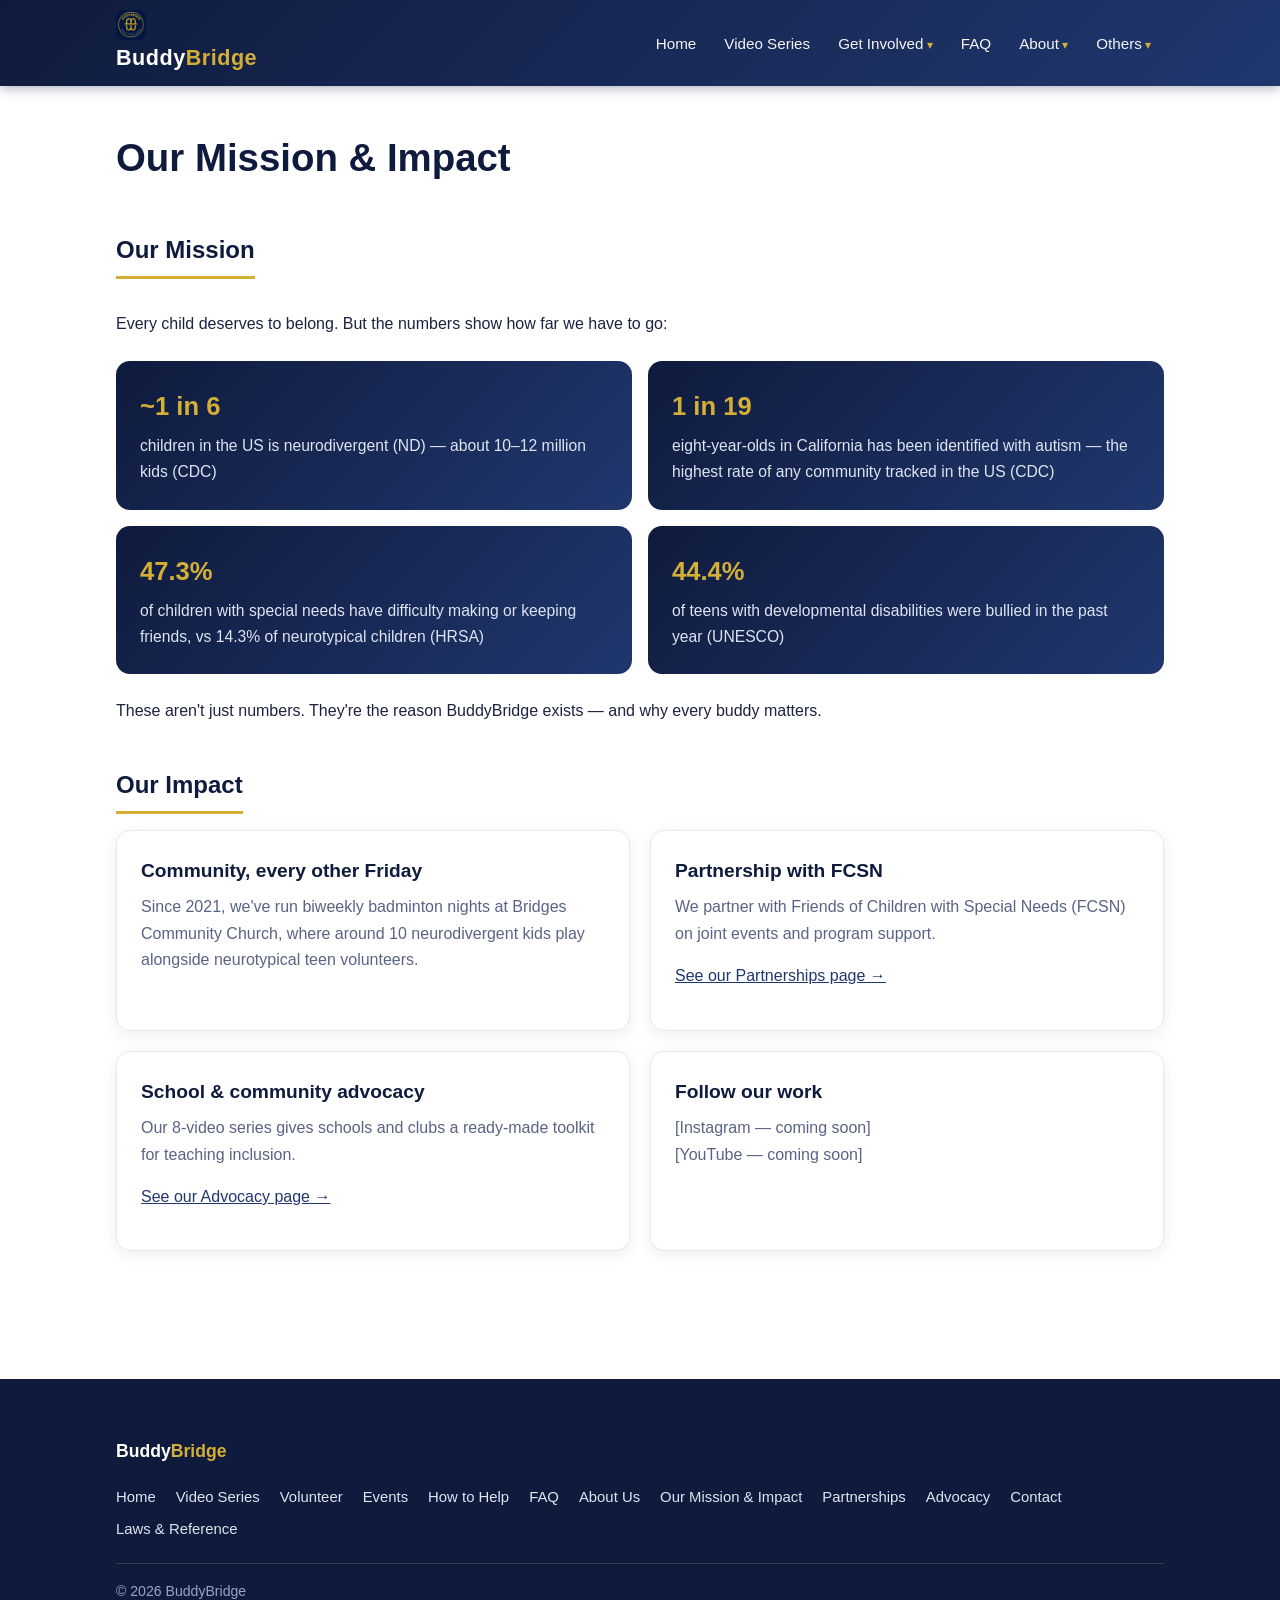
<file: about/mission-impact.html>
<!DOCTYPE html>
<html lang="en">
<head>
<meta charset="UTF-8">
<meta name="viewport" content="width=device-width, initial-scale=1.0">
<title>Our Mission &amp; Impact — BuddyBridge</title>
<meta name="description" content="Why BuddyBridge exists: the numbers behind our mission, and the impact of our biweekly badminton nights, FCSN partnership, and advocacy work.">
<link rel="stylesheet" href="../styles.css">
<link rel="icon" type="image/png" href="../assets/buddybridge-logo.png">
</head>
<body>

<header class="site-header">
  <div class="header-inner">
    <a class="brand" href="../index.html"><img class="brand-logo" src="../assets/buddybridge-logo.png" alt="BuddyBridge logo">Buddy<span>Bridge</span></a>
    <nav class="main-nav" aria-label="Main navigation">
      <ul>
        <li><a href="../index.html">Home</a></li>
        <li><a href="../video-series.html">Video Series</a></li>
        <li class="has-dropdown">
          <a href="#" aria-haspopup="true" aria-expanded="false">Get Involved</a>
          <ul class="dropdown" aria-label="Get Involved submenu">
            <li><a href="../get-involved/volunteer.html">Volunteer</a></li>
            <li><a href="../get-involved/events.html">Events</a></li>
            <li><a href="../get-involved/how-to-help.html">How to Help</a></li>
          </ul>
        </li>
        <li><a href="../faq.html">FAQ</a></li>
        <li class="has-dropdown">
          <a href="#" aria-haspopup="true" aria-expanded="false">About</a>
          <ul class="dropdown" aria-label="About submenu">
            <li><a href="about-us.html">About Us</a></li>
            <li><a href="mission-impact.html">Our Mission &amp; Impact</a></li>
            <li><a href="partnerships.html">Partnerships</a></li>
            <li><a href="advocacy.html">Advocacy</a></li>
            <li><a href="contact.html">Contact</a></li>
          </ul>
        </li>
        <li class="has-dropdown">
          <a href="#" aria-haspopup="true" aria-expanded="false">Others</a>
          <ul class="dropdown" aria-label="Others submenu">
            <li><a href="../others/laws-reference.html">Laws &amp; Reference</a></li>
          </ul>
        </li>
      </ul>
    </nav>
  </div>
</header>

<main>
  <div class="wrap">
    <h1 class="page-title">Our Mission &amp; Impact</h1>

    <section class="section" aria-labelledby="mission">
      <h2 id="mission">Our Mission</h2>
      <p>Every child deserves to belong. But the numbers show how far we have to go:</p>
      <div class="stats">
        <div class="stat">
          <strong>~1 in 6</strong>
          <span>children in the US is neurodivergent (ND) — about 10–12 million kids (CDC)</span>
        </div>
        <div class="stat">
          <strong>1 in 19</strong>
          <span>eight-year-olds in California has been identified with autism — the highest rate of any community tracked in the US (CDC)</span>
        </div>
        <div class="stat">
          <strong>47.3%</strong>
          <span>of children with special needs have difficulty making or keeping friends, vs 14.3% of neurotypical children (HRSA)</span>
        </div>
        <div class="stat">
          <strong>44.4%</strong>
          <span>of teens with developmental disabilities were bullied in the past year (UNESCO)</span>
        </div>
      </div>
      <p>These aren't just numbers. They're the reason BuddyBridge exists — and why every buddy matters.</p>
    </section>

    <section class="section" aria-labelledby="impact">
      <h2 id="impact">Our Impact</h2>
      <div class="cards two">
        <div class="card">
          <h3>Community, every other Friday</h3>
          <p>Since 2021, we've run biweekly badminton nights at Bridges Community Church, where around 10 neurodivergent kids play alongside neurotypical teen volunteers.</p>
        </div>
        <div class="card">
          <h3>Partnership with FCSN</h3>
          <p>We partner with Friends of Children with Special Needs (FCSN) on joint events and program support.</p>
          <p><a href="partnerships.html">See our Partnerships page →</a></p>
        </div>
        <div class="card">
          <h3>School &amp; community advocacy</h3>
          <p>Our 8-video series gives schools and clubs a ready-made toolkit for teaching inclusion.</p>
          <p><a href="advocacy.html">See our Advocacy page →</a></p>
        </div>
        <div class="card">
          <h3>Follow our work</h3>
          <p>[Instagram — coming soon]<br>[YouTube — coming soon]</p>
        </div>
      </div>
    </section>
  </div>
</main>

<footer class="site-footer">
  <div class="footer-inner">
    <p class="footer-brand">Buddy<span>Bridge</span></p>
    <ul class="footer-nav" aria-label="Footer navigation">
      <li><a href="../index.html">Home</a></li>
      <li><a href="../video-series.html">Video Series</a></li>
      <li><a href="../get-involved/volunteer.html">Volunteer</a></li>
      <li><a href="../get-involved/events.html">Events</a></li>
      <li><a href="../get-involved/how-to-help.html">How to Help</a></li>
      <li><a href="../faq.html">FAQ</a></li>
      <li><a href="about-us.html">About Us</a></li>
      <li><a href="mission-impact.html">Our Mission &amp; Impact</a></li>
      <li><a href="partnerships.html">Partnerships</a></li>
      <li><a href="advocacy.html">Advocacy</a></li>
      <li><a href="contact.html">Contact</a></li>
      <li><a href="../others/laws-reference.html">Laws &amp; Reference</a></li>
    </ul>
    <p class="copyright">© 2026 BuddyBridge</p>
  </div>
</footer>

</body>
</html>
</file>
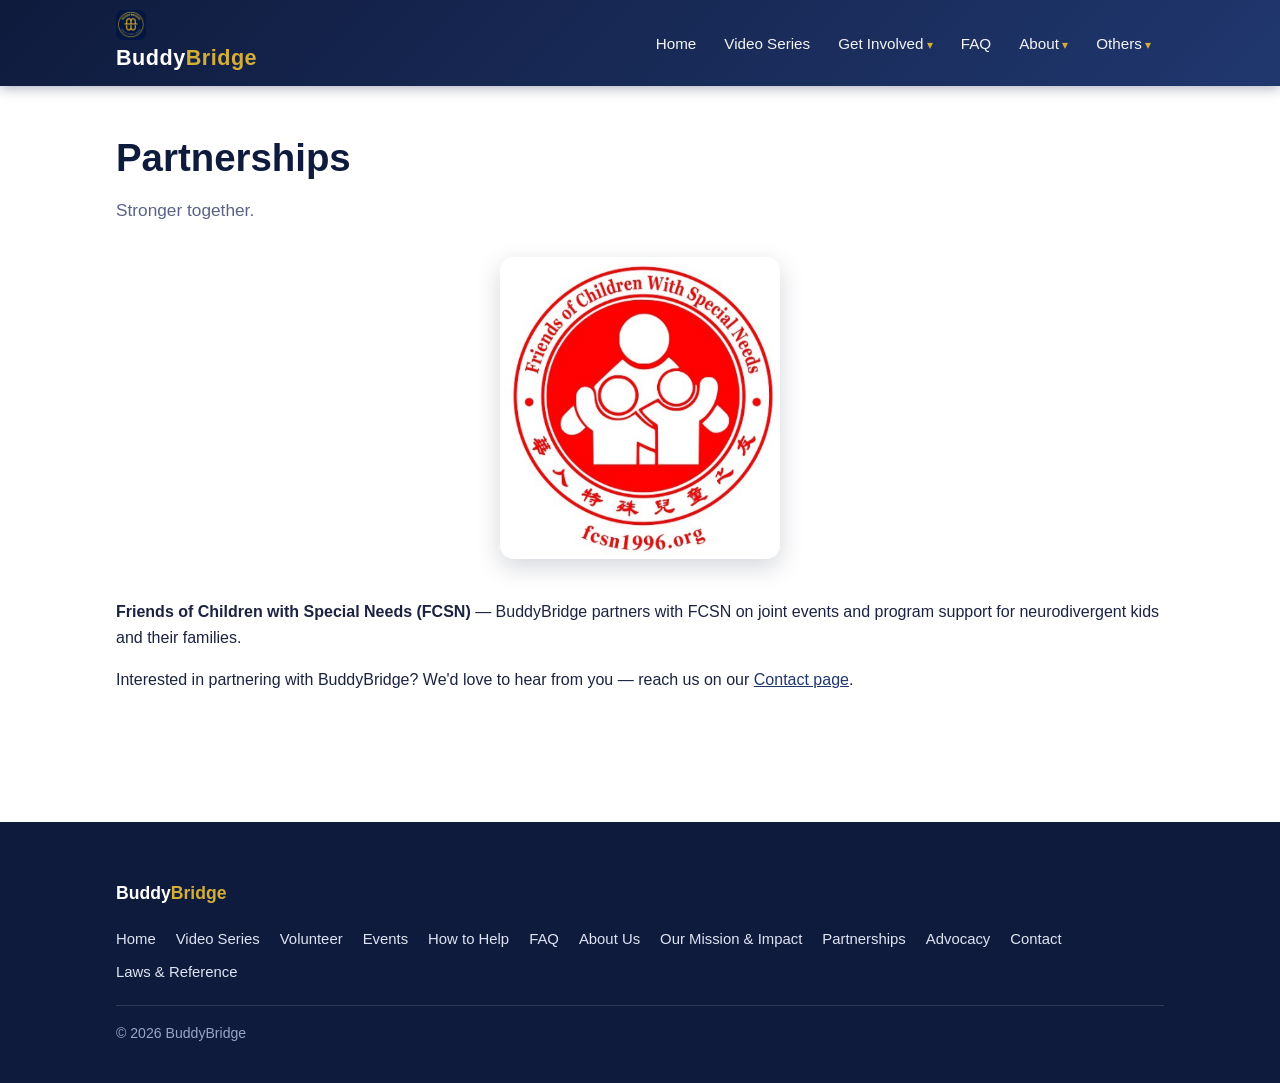
<file: about/partnerships.html>
<!DOCTYPE html>
<html lang="en">
<head>
<meta charset="UTF-8">
<meta name="viewport" content="width=device-width, initial-scale=1.0">
<title>Partnerships — BuddyBridge</title>
<meta name="description" content="BuddyBridge partners with Friends of Children with Special Needs (FCSN) on joint events and program support.">
<link rel="stylesheet" href="../styles.css">
<link rel="icon" type="image/png" href="../assets/buddybridge-logo.png">
</head>
<body>

<header class="site-header">
  <div class="header-inner">
    <a class="brand" href="../index.html"><img class="brand-logo" src="../assets/buddybridge-logo.png" alt="BuddyBridge logo">Buddy<span>Bridge</span></a>
    <nav class="main-nav" aria-label="Main navigation">
      <ul>
        <li><a href="../index.html">Home</a></li>
        <li><a href="../video-series.html">Video Series</a></li>
        <li class="has-dropdown">
          <a href="#" aria-haspopup="true" aria-expanded="false">Get Involved</a>
          <ul class="dropdown" aria-label="Get Involved submenu">
            <li><a href="../get-involved/volunteer.html">Volunteer</a></li>
            <li><a href="../get-involved/events.html">Events</a></li>
            <li><a href="../get-involved/how-to-help.html">How to Help</a></li>
          </ul>
        </li>
        <li><a href="../faq.html">FAQ</a></li>
        <li class="has-dropdown">
          <a href="#" aria-haspopup="true" aria-expanded="false">About</a>
          <ul class="dropdown" aria-label="About submenu">
            <li><a href="about-us.html">About Us</a></li>
            <li><a href="mission-impact.html">Our Mission &amp; Impact</a></li>
            <li><a href="partnerships.html">Partnerships</a></li>
            <li><a href="advocacy.html">Advocacy</a></li>
            <li><a href="contact.html">Contact</a></li>
          </ul>
        </li>
        <li class="has-dropdown">
          <a href="#" aria-haspopup="true" aria-expanded="false">Others</a>
          <ul class="dropdown" aria-label="Others submenu">
            <li><a href="../others/laws-reference.html">Laws &amp; Reference</a></li>
          </ul>
        </li>
      </ul>
    </nav>
  </div>
</header>

<main>
  <div class="wrap">
    <h1 class="page-title">Partnerships</h1>
    <p class="page-sub">Stronger together.</p>

    <figure class="figure">
      <img class="logo-img" src="../assets/fcsn-logo.png" alt="Friends of Children with Special Needs (FCSN) logo" width="410" height="442">
    </figure>

    <section class="section">
      <p><strong>Friends of Children with Special Needs (FCSN)</strong> — BuddyBridge partners with FCSN on joint events and program support for neurodivergent kids and their families.</p>
      <p>Interested in partnering with BuddyBridge? We'd love to hear from you — reach us on our <a href="contact.html">Contact page</a>.</p>
    </section>
  </div>
</main>

<footer class="site-footer">
  <div class="footer-inner">
    <p class="footer-brand">Buddy<span>Bridge</span></p>
    <ul class="footer-nav" aria-label="Footer navigation">
      <li><a href="../index.html">Home</a></li>
      <li><a href="../video-series.html">Video Series</a></li>
      <li><a href="../get-involved/volunteer.html">Volunteer</a></li>
      <li><a href="../get-involved/events.html">Events</a></li>
      <li><a href="../get-involved/how-to-help.html">How to Help</a></li>
      <li><a href="../faq.html">FAQ</a></li>
      <li><a href="about-us.html">About Us</a></li>
      <li><a href="mission-impact.html">Our Mission &amp; Impact</a></li>
      <li><a href="partnerships.html">Partnerships</a></li>
      <li><a href="advocacy.html">Advocacy</a></li>
      <li><a href="contact.html">Contact</a></li>
      <li><a href="../others/laws-reference.html">Laws &amp; Reference</a></li>
    </ul>
    <p class="copyright">© 2026 BuddyBridge</p>
  </div>
</footer>

</body>
</html>
</file>
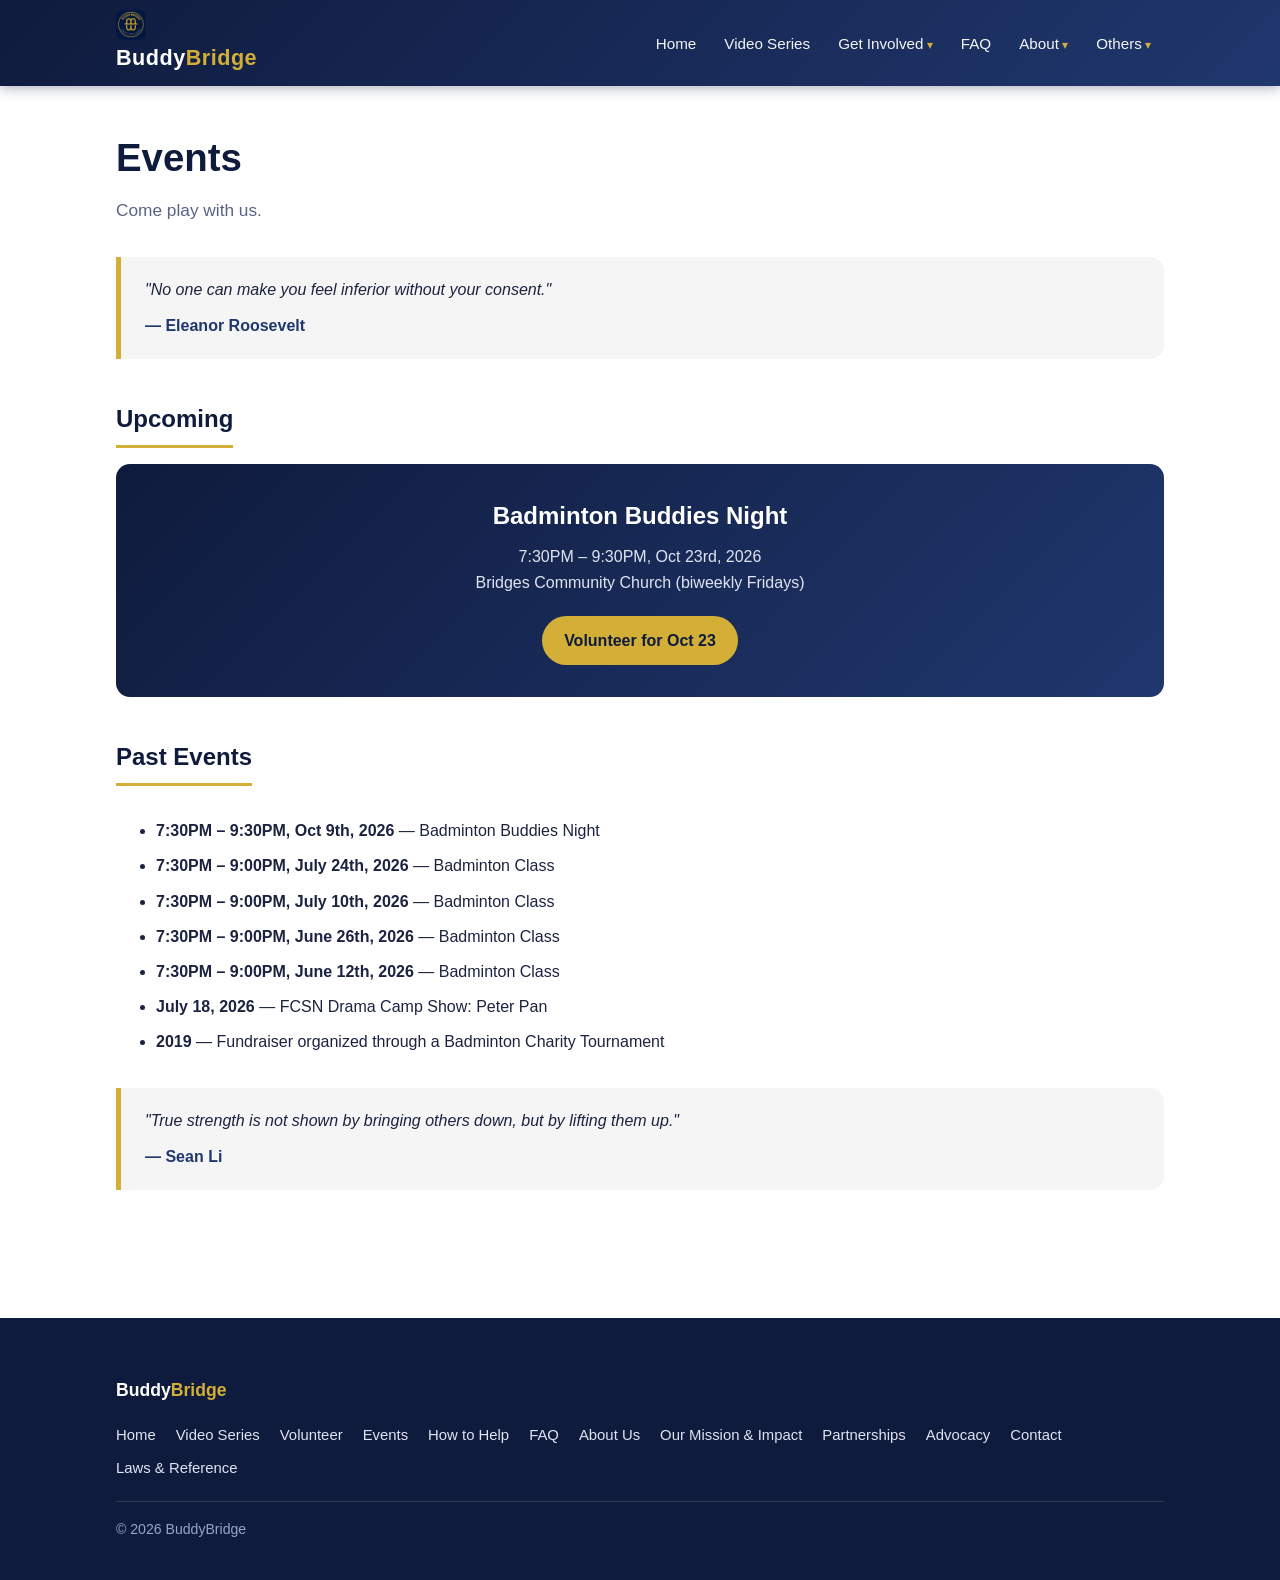
<file: get-involved/events.html>
<!DOCTYPE html>
<html lang="en">
<head>
<meta charset="UTF-8">
<meta name="viewport" content="width=device-width, initial-scale=1.0">
<title>Events — BuddyBridge</title>
<meta name="description" content="BuddyBridge events: upcoming Badminton Buddies Nights and past events.">
<link rel="stylesheet" href="../styles.css">
<link rel="icon" type="image/png" href="../assets/buddybridge-logo.png">
</head>
<body>

<header class="site-header">
  <div class="header-inner">
    <a class="brand" href="../index.html"><img class="brand-logo" src="../assets/buddybridge-logo.png" alt="BuddyBridge logo">Buddy<span>Bridge</span></a>
    <nav class="main-nav" aria-label="Main navigation">
      <ul>
        <li><a href="../index.html">Home</a></li>
        <li><a href="../video-series.html">Video Series</a></li>
        <li class="has-dropdown">
          <a href="#" aria-haspopup="true" aria-expanded="false">Get Involved</a>
          <ul class="dropdown" aria-label="Get Involved submenu">
            <li><a href="volunteer.html">Volunteer</a></li>
            <li><a href="events.html">Events</a></li>
            <li><a href="how-to-help.html">How to Help</a></li>
          </ul>
        </li>
        <li><a href="../faq.html">FAQ</a></li>
        <li class="has-dropdown">
          <a href="#" aria-haspopup="true" aria-expanded="false">About</a>
          <ul class="dropdown" aria-label="About submenu">
            <li><a href="../about/about-us.html">About Us</a></li>
            <li><a href="../about/mission-impact.html">Our Mission &amp; Impact</a></li>
            <li><a href="../about/partnerships.html">Partnerships</a></li>
            <li><a href="../about/advocacy.html">Advocacy</a></li>
            <li><a href="../about/contact.html">Contact</a></li>
          </ul>
        </li>
        <li class="has-dropdown">
          <a href="#" aria-haspopup="true" aria-expanded="false">Others</a>
          <ul class="dropdown" aria-label="Others submenu">
            <li><a href="../others/laws-reference.html">Laws &amp; Reference</a></li>
          </ul>
        </li>
      </ul>
    </nav>
  </div>
</header>

<main>
  <div class="wrap">
    <h1 class="page-title">Events</h1>
    <p class="page-sub">Come play with us.</p>

    <blockquote class="pullquote">
      "No one can make you feel inferior without your consent."
      <cite>— Eleanor Roosevelt</cite>
    </blockquote>

    <section class="section" aria-labelledby="upcoming">
      <h2 id="upcoming">Upcoming</h2>
      <div class="banner" style="margin-top:0">
        <h2>Badminton Buddies Night</h2>
        <p>7:30PM – 9:30PM, Oct 23rd, 2026<br>Bridges Community Church (biweekly Fridays)</p>
        <a class="btn" href="volunteer.html">Volunteer for Oct 23</a>
      </div>
    </section>

    <section class="section" aria-labelledby="past">
      <h2 id="past">Past Events</h2>
      <ul class="tight">
        <li><strong>7:30PM – 9:30PM, Oct 9th, 2026</strong> — Badminton Buddies Night</li>
        <li><strong>7:30PM – 9:00PM, July 24th, 2026</strong> — Badminton Class</li>
        <li><strong>7:30PM – 9:00PM, July 10th, 2026</strong> — Badminton Class</li>
        <li><strong>7:30PM – 9:00PM, June 26th, 2026</strong> — Badminton Class</li>
        <li><strong>7:30PM – 9:00PM, June 12th, 2026</strong> — Badminton Class</li>
        <li><strong>July 18, 2026</strong> — FCSN Drama Camp Show: Peter Pan</li>
        <li><strong>2019</strong> — Fundraiser organized through a Badminton Charity Tournament</li>
      </ul>
      <blockquote class="pullquote">
        "True strength is not shown by bringing others down, but by lifting them up."
        <cite>— Sean Li</cite>
      </blockquote>
    </section>
  </div>
</main>

<footer class="site-footer">
  <div class="footer-inner">
    <p class="footer-brand">Buddy<span>Bridge</span></p>
    <ul class="footer-nav" aria-label="Footer navigation">
      <li><a href="../index.html">Home</a></li>
      <li><a href="../video-series.html">Video Series</a></li>
      <li><a href="volunteer.html">Volunteer</a></li>
      <li><a href="events.html">Events</a></li>
      <li><a href="how-to-help.html">How to Help</a></li>
      <li><a href="../faq.html">FAQ</a></li>
      <li><a href="../about/about-us.html">About Us</a></li>
      <li><a href="../about/mission-impact.html">Our Mission &amp; Impact</a></li>
      <li><a href="../about/partnerships.html">Partnerships</a></li>
      <li><a href="../about/advocacy.html">Advocacy</a></li>
      <li><a href="../about/contact.html">Contact</a></li>
      <li><a href="../others/laws-reference.html">Laws &amp; Reference</a></li>
    </ul>
    <p class="copyright">© 2026 BuddyBridge</p>
  </div>
</footer>

</body>
</html>
</file>
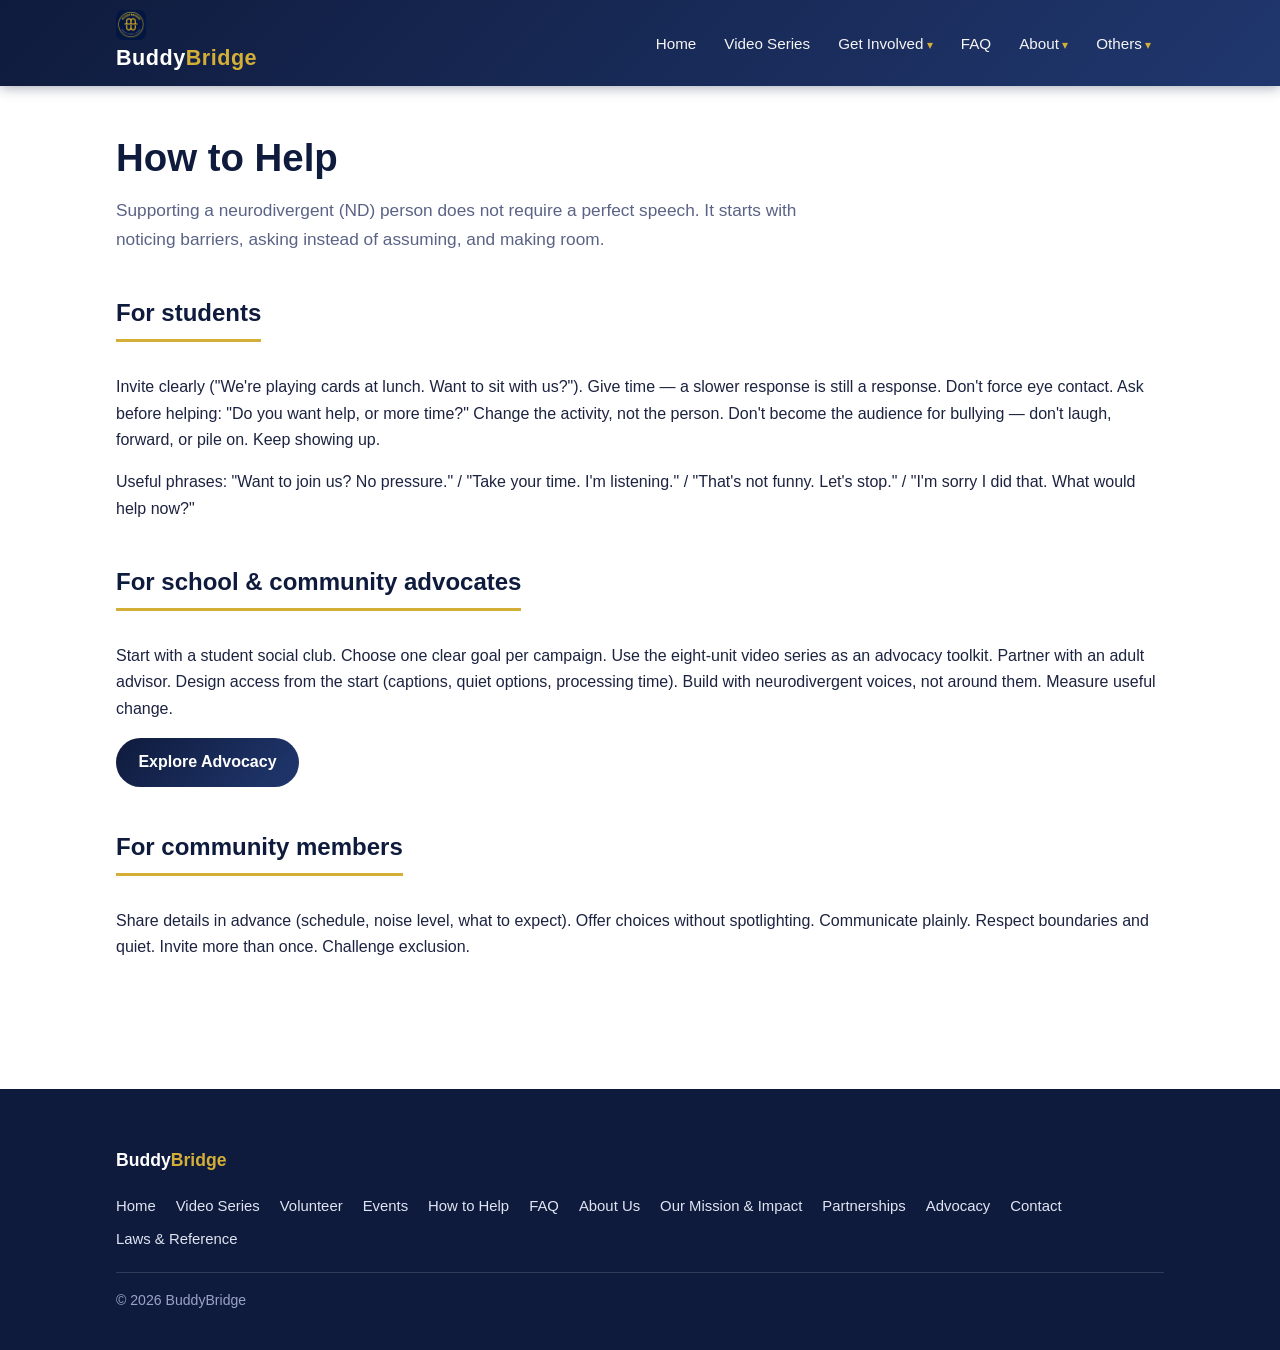
<file: get-involved/how-to-help.html>
<!DOCTYPE html>
<html lang="en">
<head>
<meta charset="UTF-8">
<meta name="viewport" content="width=device-width, initial-scale=1.0">
<title>How to Help — BuddyBridge</title>
<meta name="description" content="Practical ways students, schools, and community members can make belonging real.">
<link rel="stylesheet" href="../styles.css">
<link rel="icon" type="image/png" href="../assets/buddybridge-logo.png">
</head>
<body>

<header class="site-header">
  <div class="header-inner">
    <a class="brand" href="../index.html"><img class="brand-logo" src="../assets/buddybridge-logo.png" alt="BuddyBridge logo">Buddy<span>Bridge</span></a>
    <nav class="main-nav" aria-label="Main navigation">
      <ul>
        <li><a href="../index.html">Home</a></li>
        <li><a href="../video-series.html">Video Series</a></li>
        <li class="has-dropdown">
          <a href="#" aria-haspopup="true" aria-expanded="false">Get Involved</a>
          <ul class="dropdown" aria-label="Get Involved submenu">
            <li><a href="volunteer.html">Volunteer</a></li>
            <li><a href="events.html">Events</a></li>
            <li><a href="how-to-help.html">How to Help</a></li>
          </ul>
        </li>
        <li><a href="../faq.html">FAQ</a></li>
        <li class="has-dropdown">
          <a href="#" aria-haspopup="true" aria-expanded="false">About</a>
          <ul class="dropdown" aria-label="About submenu">
            <li><a href="../about/about-us.html">About Us</a></li>
            <li><a href="../about/mission-impact.html">Our Mission &amp; Impact</a></li>
            <li><a href="../about/partnerships.html">Partnerships</a></li>
            <li><a href="../about/advocacy.html">Advocacy</a></li>
            <li><a href="../about/contact.html">Contact</a></li>
          </ul>
        </li>
        <li class="has-dropdown">
          <a href="#" aria-haspopup="true" aria-expanded="false">Others</a>
          <ul class="dropdown" aria-label="Others submenu">
            <li><a href="../others/laws-reference.html">Laws &amp; Reference</a></li>
          </ul>
        </li>
      </ul>
    </nav>
  </div>
</header>

<main>
  <div class="wrap">
    <h1 class="page-title">How to Help</h1>
    <p class="page-sub">Supporting a neurodivergent (ND) person does not require a perfect speech. It starts with noticing barriers, asking instead of assuming, and making room.</p>

    <section class="section" aria-labelledby="for-students">
      <h2 id="for-students">For students</h2>
      <p>Invite clearly ("We're playing cards at lunch. Want to sit with us?"). Give time — a slower response is still a response. Don't force eye contact. Ask before helping: "Do you want help, or more time?" Change the activity, not the person. Don't become the audience for bullying — don't laugh, forward, or pile on. Keep showing up.</p>
      <p>Useful phrases: "Want to join us? No pressure." / "Take your time. I'm listening." / "That's not funny. Let's stop." / "I'm sorry I did that. What would help now?"</p>
    </section>

    <section class="section" aria-labelledby="for-advocates">
      <h2 id="for-advocates">For school &amp; community advocates</h2>
      <p>Start with a student social club. Choose one clear goal per campaign. Use the eight-unit video series as an advocacy toolkit. Partner with an adult advisor. Design access from the start (captions, quiet options, processing time). Build with neurodivergent voices, not around them. Measure useful change.</p>
      <p><a class="btn btn-navy" href="../about/advocacy.html">Explore Advocacy</a></p>
    </section>

    <section class="section" aria-labelledby="for-community">
      <h2 id="for-community">For community members</h2>
      <p>Share details in advance (schedule, noise level, what to expect). Offer choices without spotlighting. Communicate plainly. Respect boundaries and quiet. Invite more than once. Challenge exclusion.</p>
    </section>
  </div>
</main>

<footer class="site-footer">
  <div class="footer-inner">
    <p class="footer-brand">Buddy<span>Bridge</span></p>
    <ul class="footer-nav" aria-label="Footer navigation">
      <li><a href="../index.html">Home</a></li>
      <li><a href="../video-series.html">Video Series</a></li>
      <li><a href="volunteer.html">Volunteer</a></li>
      <li><a href="events.html">Events</a></li>
      <li><a href="how-to-help.html">How to Help</a></li>
      <li><a href="../faq.html">FAQ</a></li>
      <li><a href="../about/about-us.html">About Us</a></li>
      <li><a href="../about/mission-impact.html">Our Mission &amp; Impact</a></li>
      <li><a href="../about/partnerships.html">Partnerships</a></li>
      <li><a href="../about/advocacy.html">Advocacy</a></li>
      <li><a href="../about/contact.html">Contact</a></li>
      <li><a href="../others/laws-reference.html">Laws &amp; Reference</a></li>
    </ul>
    <p class="copyright">© 2026 BuddyBridge</p>
  </div>
</footer>

</body>
</html>
</file>
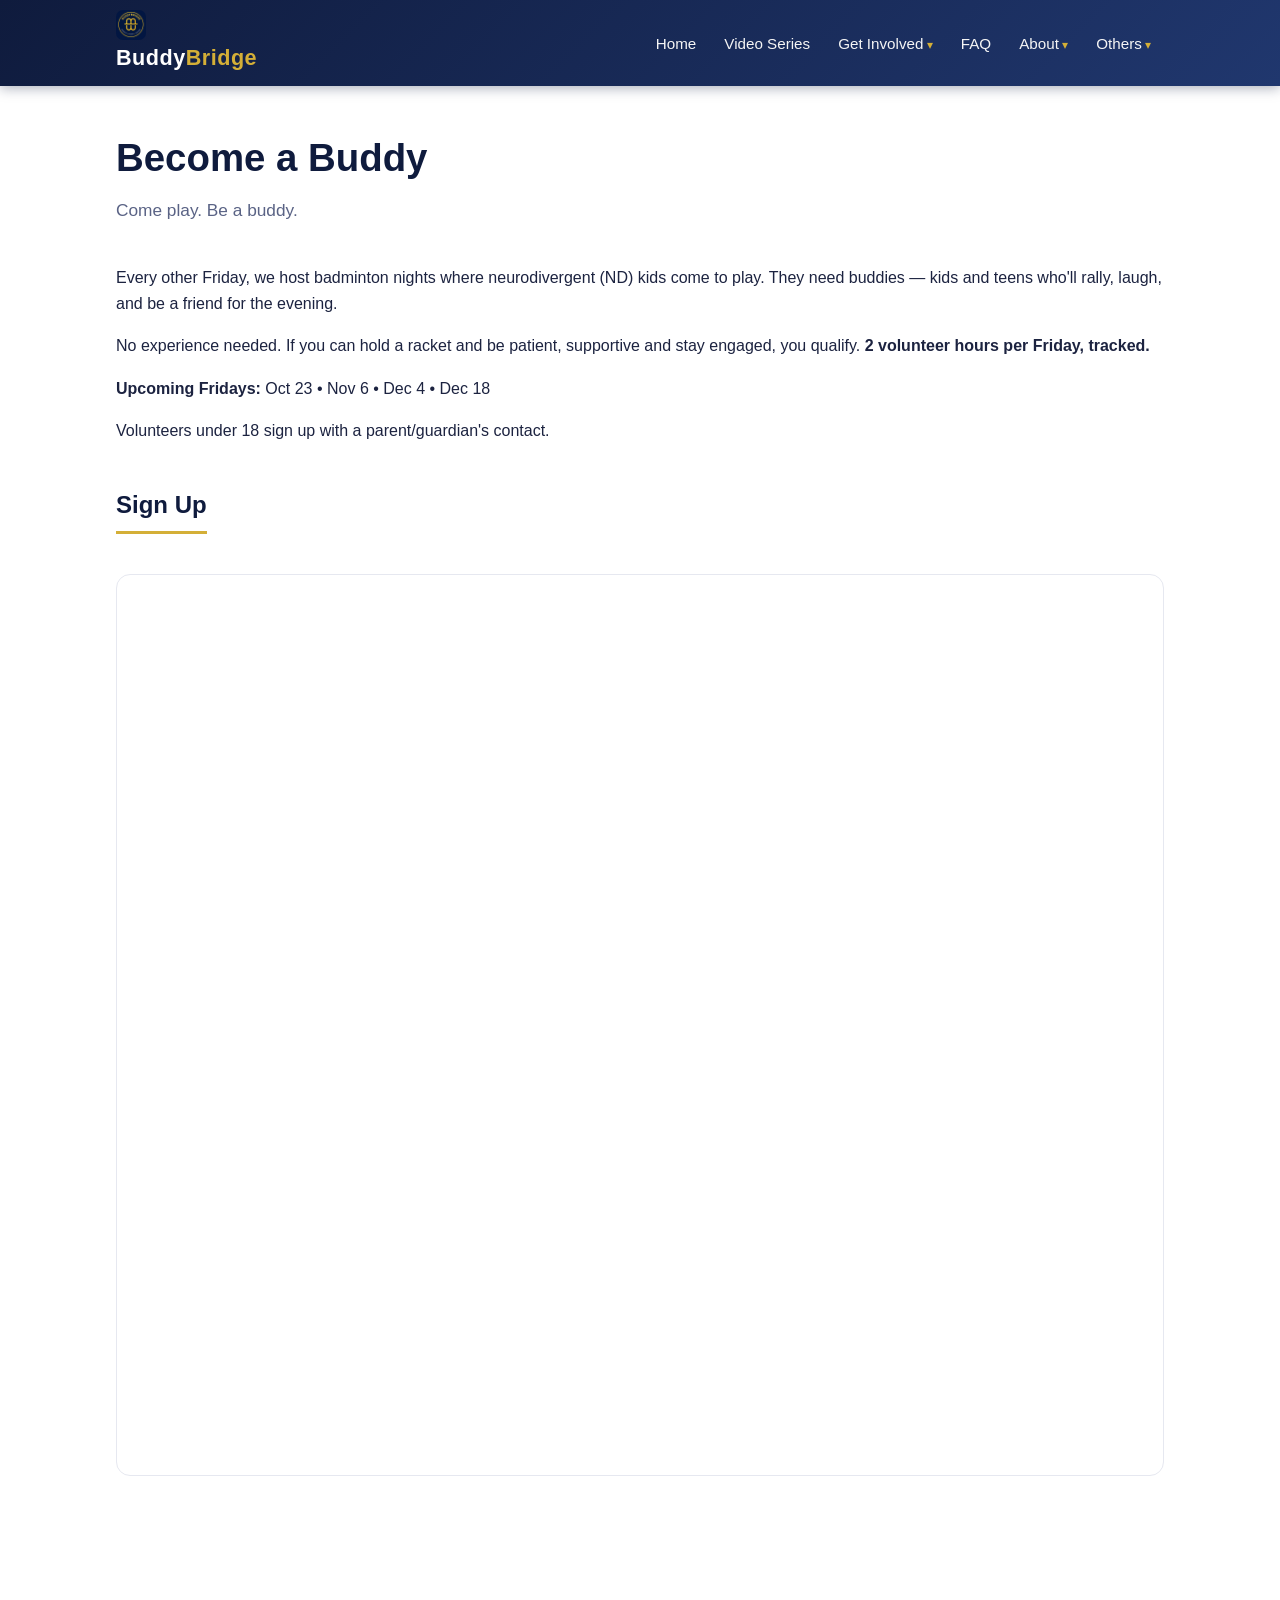
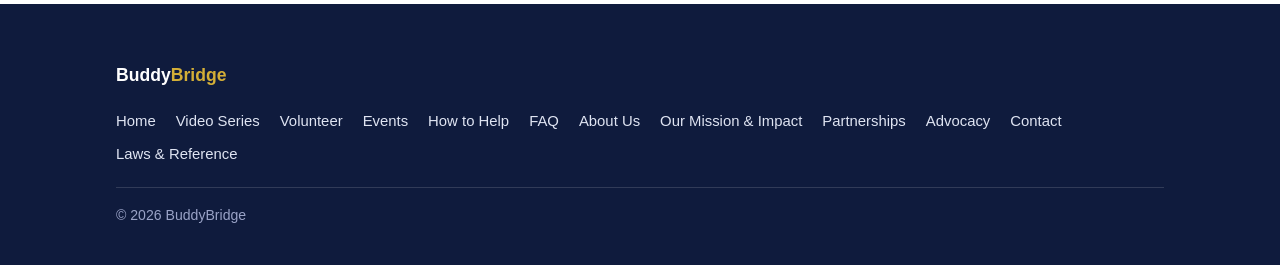
<file: get-involved/volunteer.html>
<!DOCTYPE html>
<html lang="en">
<head>
<meta charset="UTF-8">
<meta name="viewport" content="width=device-width, initial-scale=1.0">
<title>Volunteer — BuddyBridge</title>
<meta name="description" content="Volunteer as a BuddyBridge buddy at our biweekly badminton nights. Sign up below.">
<link rel="stylesheet" href="../styles.css">
<link rel="icon" type="image/png" href="../assets/buddybridge-logo.png">
</head>
<body>

<header class="site-header">
  <div class="header-inner">
    <a class="brand" href="../index.html"><img class="brand-logo" src="../assets/buddybridge-logo.png" alt="BuddyBridge logo">Buddy<span>Bridge</span></a>
    <nav class="main-nav" aria-label="Main navigation">
      <ul>
        <li><a href="../index.html">Home</a></li>
        <li><a href="../video-series.html">Video Series</a></li>
        <li class="has-dropdown">
          <a href="#" aria-haspopup="true" aria-expanded="false">Get Involved</a>
          <ul class="dropdown" aria-label="Get Involved submenu">
            <li><a href="volunteer.html">Volunteer</a></li>
            <li><a href="events.html">Events</a></li>
            <li><a href="how-to-help.html">How to Help</a></li>
          </ul>
        </li>
        <li><a href="../faq.html">FAQ</a></li>
        <li class="has-dropdown">
          <a href="#" aria-haspopup="true" aria-expanded="false">About</a>
          <ul class="dropdown" aria-label="About submenu">
            <li><a href="../about/about-us.html">About Us</a></li>
            <li><a href="../about/mission-impact.html">Our Mission &amp; Impact</a></li>
            <li><a href="../about/partnerships.html">Partnerships</a></li>
            <li><a href="../about/advocacy.html">Advocacy</a></li>
            <li><a href="../about/contact.html">Contact</a></li>
          </ul>
        </li>
        <li class="has-dropdown">
          <a href="#" aria-haspopup="true" aria-expanded="false">Others</a>
          <ul class="dropdown" aria-label="Others submenu">
            <li><a href="../others/laws-reference.html">Laws &amp; Reference</a></li>
          </ul>
        </li>
      </ul>
    </nav>
  </div>
</header>

<main>
  <div class="wrap">
    <h1 class="page-title">Become a Buddy</h1>
    <p class="page-sub">Come play. Be a buddy.</p>

    <section class="section">
      <p>Every other Friday, we host badminton nights where neurodivergent (ND) kids come to play. They need buddies — kids and teens who'll rally, laugh, and be a friend for the evening.</p>
      <p>No experience needed. If you can hold a racket and be patient, supportive and stay engaged, you qualify. <strong>2 volunteer hours per Friday, tracked.</strong></p>
      <p><strong>Upcoming Fridays:</strong> Oct 23 • Nov 6 • Dec 4 • Dec 18</p>
      <p>Volunteers under 18 sign up with a parent/guardian's contact.</p>
    </section>

    <section class="section" aria-labelledby="signup-form">
      <h2 id="signup-form">Sign Up</h2>
      <div class="form-embed">
        <iframe src="https://docs.google.com/forms/d/e/1FAIpQLSd6OynNAjU27wbf3xozY-zOU5cb8NLbaaYkB8mxBXgu4sc_2A/viewform?embedded=true" title="BuddyBridge volunteer sign-up form" loading="lazy">Loading…</iframe>
      </div>
    </section>
  </div>
</main>

<footer class="site-footer">
  <div class="footer-inner">
    <p class="footer-brand">Buddy<span>Bridge</span></p>
    <ul class="footer-nav" aria-label="Footer navigation">
      <li><a href="../index.html">Home</a></li>
      <li><a href="../video-series.html">Video Series</a></li>
      <li><a href="volunteer.html">Volunteer</a></li>
      <li><a href="events.html">Events</a></li>
      <li><a href="how-to-help.html">How to Help</a></li>
      <li><a href="../faq.html">FAQ</a></li>
      <li><a href="../about/about-us.html">About Us</a></li>
      <li><a href="../about/mission-impact.html">Our Mission &amp; Impact</a></li>
      <li><a href="../about/partnerships.html">Partnerships</a></li>
      <li><a href="../about/advocacy.html">Advocacy</a></li>
      <li><a href="../about/contact.html">Contact</a></li>
      <li><a href="../others/laws-reference.html">Laws &amp; Reference</a></li>
    </ul>
    <p class="copyright">© 2026 BuddyBridge</p>
  </div>
</footer>

</body>
</html>
</file>
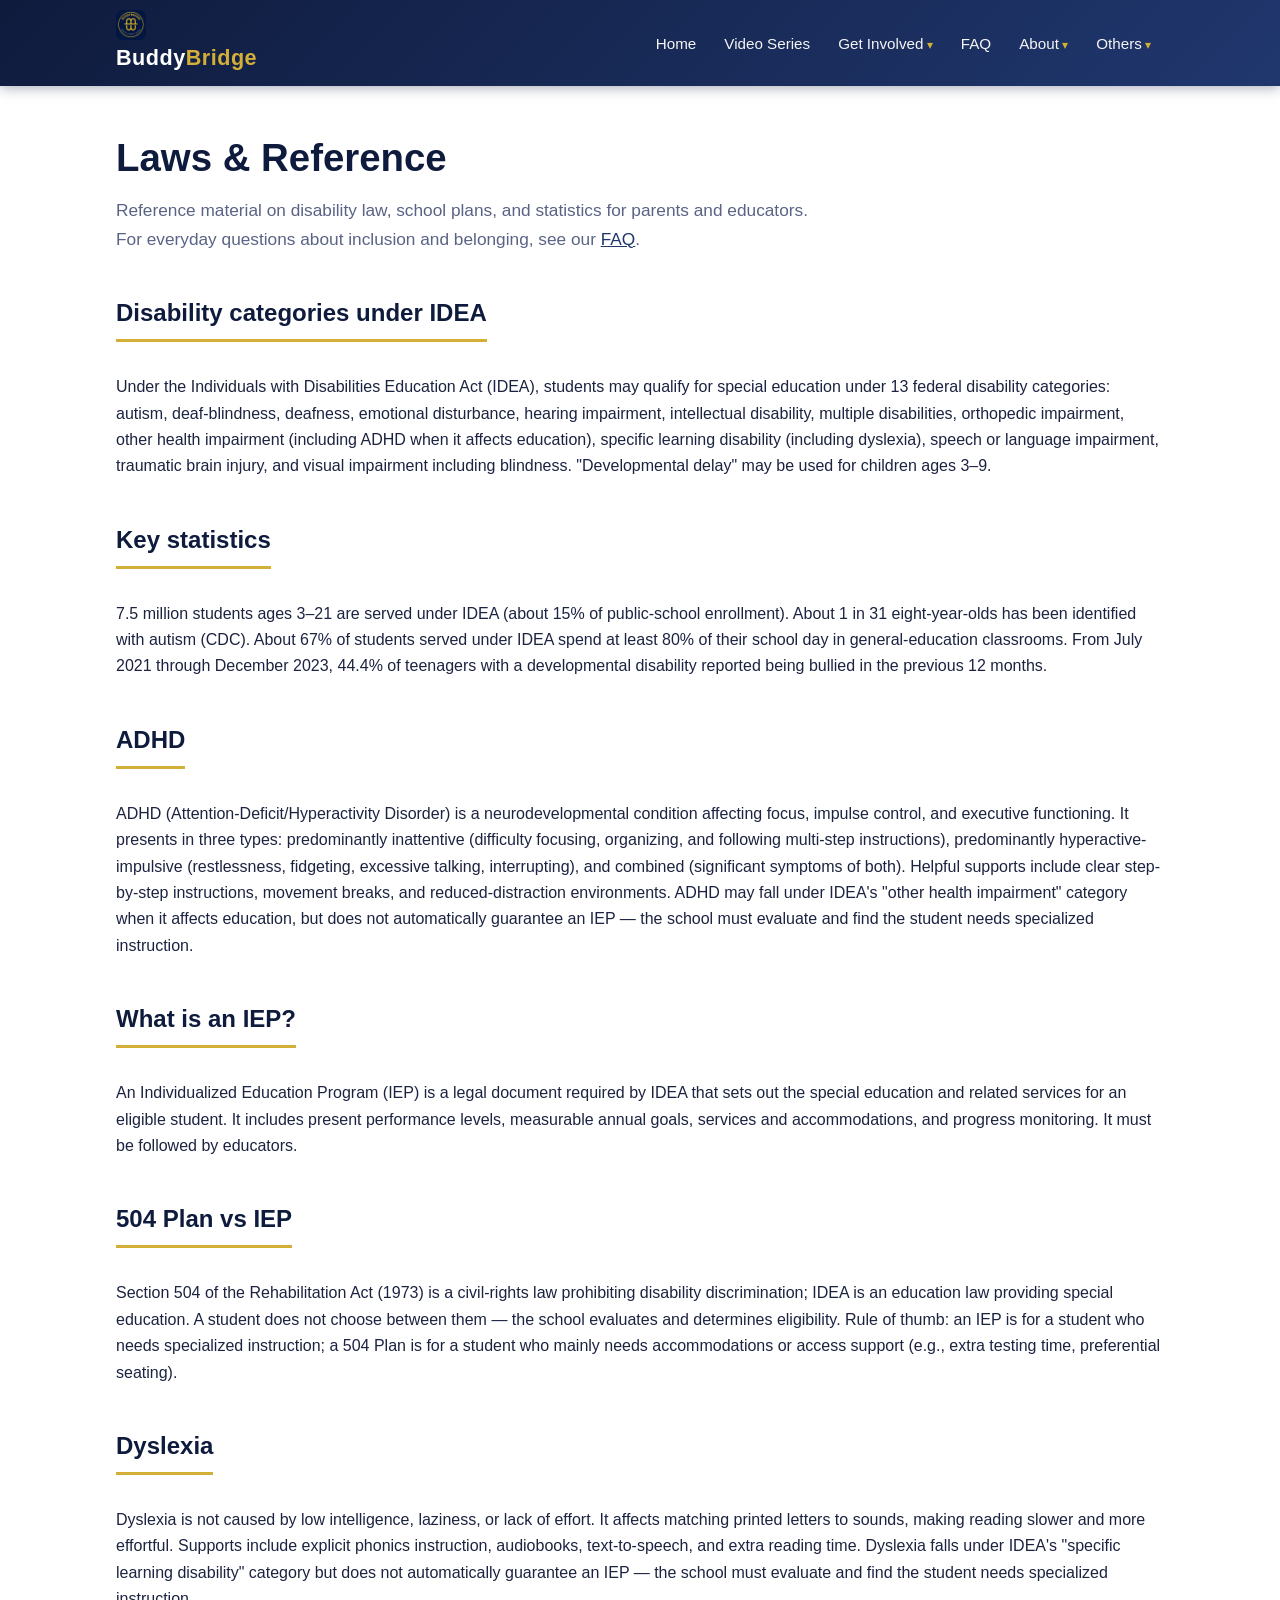
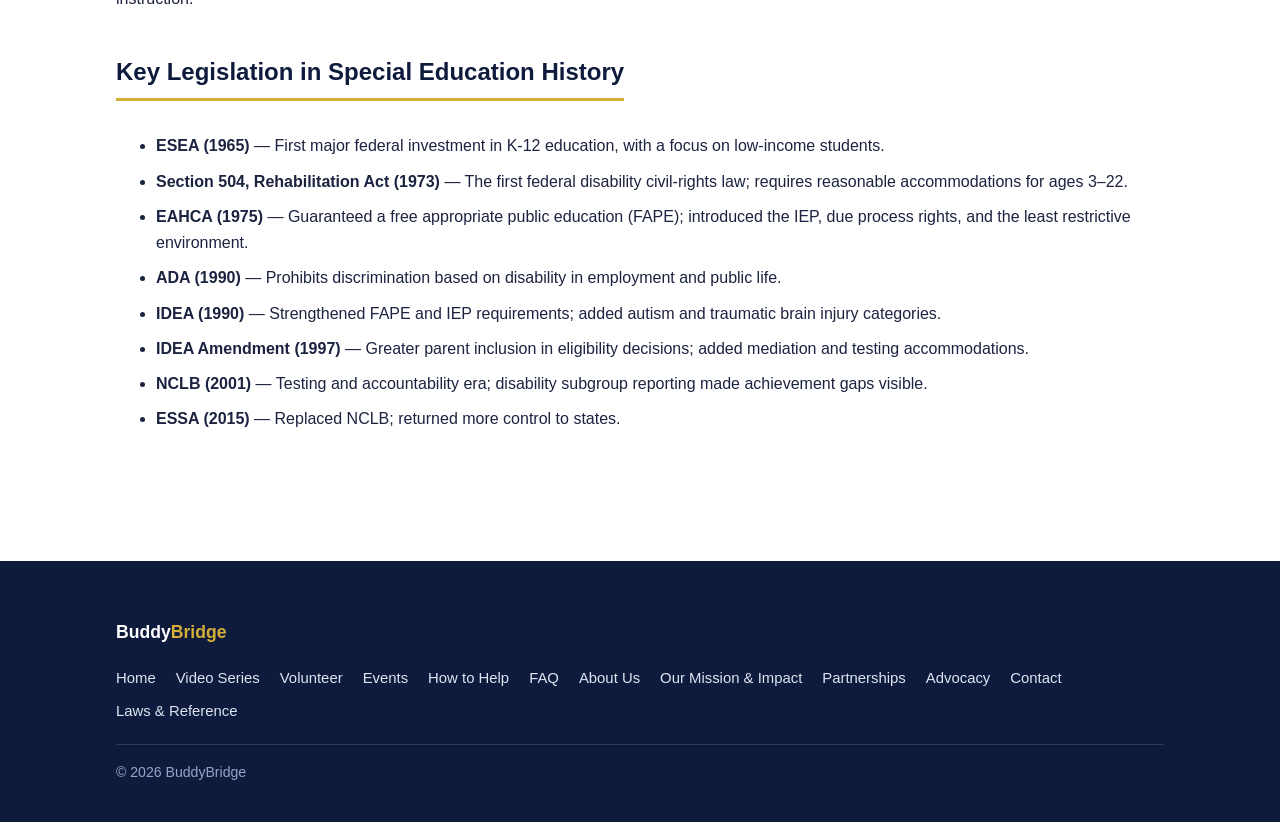
<file: others/laws-reference.html>
<!DOCTYPE html>
<html lang="en">
<head>
<meta charset="UTF-8">
<meta name="viewport" content="width=device-width, initial-scale=1.0">
<title>Laws &amp; Reference — BuddyBridge</title>
<meta name="description" content="Reference material on disability law, school plans, and statistics for parents and educators.">
<link rel="stylesheet" href="../styles.css">
<link rel="icon" type="image/png" href="../assets/buddybridge-logo.png">
</head>
<body>

<header class="site-header">
  <div class="header-inner">
    <a class="brand" href="../index.html"><img class="brand-logo" src="../assets/buddybridge-logo.png" alt="BuddyBridge logo">Buddy<span>Bridge</span></a>
    <nav class="main-nav" aria-label="Main navigation">
      <ul>
        <li><a href="../index.html">Home</a></li>
        <li><a href="../video-series.html">Video Series</a></li>
        <li class="has-dropdown">
          <a href="#" aria-haspopup="true" aria-expanded="false">Get Involved</a>
          <ul class="dropdown" aria-label="Get Involved submenu">
            <li><a href="../get-involved/volunteer.html">Volunteer</a></li>
            <li><a href="../get-involved/events.html">Events</a></li>
            <li><a href="../get-involved/how-to-help.html">How to Help</a></li>
          </ul>
        </li>
        <li><a href="../faq.html">FAQ</a></li>
        <li class="has-dropdown">
          <a href="#" aria-haspopup="true" aria-expanded="false">About</a>
          <ul class="dropdown" aria-label="About submenu">
            <li><a href="../about/about-us.html">About Us</a></li>
            <li><a href="../about/mission-impact.html">Our Mission &amp; Impact</a></li>
            <li><a href="../about/partnerships.html">Partnerships</a></li>
            <li><a href="../about/advocacy.html">Advocacy</a></li>
            <li><a href="../about/contact.html">Contact</a></li>
          </ul>
        </li>
        <li class="has-dropdown">
          <a href="#" aria-haspopup="true" aria-expanded="false">Others</a>
          <ul class="dropdown" aria-label="Others submenu">
            <li><a href="laws-reference.html">Laws &amp; Reference</a></li>
          </ul>
        </li>
      </ul>
    </nav>
  </div>
</header>

<main>
  <div class="wrap">
    <h1 class="page-title">Laws &amp; Reference</h1>
    <p class="page-sub">Reference material on disability law, school plans, and statistics for parents and educators. For everyday questions about inclusion and belonging, see our <a href="../faq.html">FAQ</a>.</p>

    <section class="section" aria-labelledby="idea-cats">
      <h2 id="idea-cats">Disability categories under IDEA</h2>
      <p>Under the Individuals with Disabilities Education Act (IDEA), students may qualify for special education under 13 federal disability categories: autism, deaf-blindness, deafness, emotional disturbance, hearing impairment, intellectual disability, multiple disabilities, orthopedic impairment, other health impairment (including ADHD when it affects education), specific learning disability (including dyslexia), speech or language impairment, traumatic brain injury, and visual impairment including blindness. "Developmental delay" may be used for children ages 3–9.</p>
    </section>

    <section class="section" aria-labelledby="key-stats">
      <h2 id="key-stats">Key statistics</h2>
      <p>7.5 million students ages 3–21 are served under IDEA (about 15% of public-school enrollment). About 1 in 31 eight-year-olds has been identified with autism (CDC). About 67% of students served under IDEA spend at least 80% of their school day in general-education classrooms. From July 2021 through December 2023, 44.4% of teenagers with a developmental disability reported being bullied in the previous 12 months.</p>
    </section>

    <section class="section" aria-labelledby="adhd">
      <h2 id="adhd">ADHD</h2>
      <p>ADHD (Attention-Deficit/Hyperactivity Disorder) is a neurodevelopmental condition affecting focus, impulse control, and executive functioning. It presents in three types: predominantly inattentive (difficulty focusing, organizing, and following multi-step instructions), predominantly hyperactive-impulsive (restlessness, fidgeting, excessive talking, interrupting), and combined (significant symptoms of both). Helpful supports include clear step-by-step instructions, movement breaks, and reduced-distraction environments. ADHD may fall under IDEA's "other health impairment" category when it affects education, but does not automatically guarantee an IEP — the school must evaluate and find the student needs specialized instruction.</p>
    </section>

    <section class="section" aria-labelledby="iep">
      <h2 id="iep">What is an IEP?</h2>
      <p>An Individualized Education Program (IEP) is a legal document required by IDEA that sets out the special education and related services for an eligible student. It includes present performance levels, measurable annual goals, services and accommodations, and progress monitoring. It must be followed by educators.</p>
    </section>

    <section class="section" aria-labelledby="sec504">
      <h2 id="sec504">504 Plan vs IEP</h2>
      <p>Section 504 of the Rehabilitation Act (1973) is a civil-rights law prohibiting disability discrimination; IDEA is an education law providing special education. A student does not choose between them — the school evaluates and determines eligibility. Rule of thumb: an IEP is for a student who needs specialized instruction; a 504 Plan is for a student who mainly needs accommodations or access support (e.g., extra testing time, preferential seating).</p>
    </section>

    <section class="section" aria-labelledby="dyslexia">
      <h2 id="dyslexia">Dyslexia</h2>
      <p>Dyslexia is not caused by low intelligence, laziness, or lack of effort. It affects matching printed letters to sounds, making reading slower and more effortful. Supports include explicit phonics instruction, audiobooks, text-to-speech, and extra reading time. Dyslexia falls under IDEA's "specific learning disability" category but does not automatically guarantee an IEP — the school must evaluate and find the student needs specialized instruction.</p>
    </section>

    <section class="section" aria-labelledby="legislation">
      <h2 id="legislation">Key Legislation in Special Education History</h2>
      <ul class="tight">
        <li><strong>ESEA (1965)</strong> — First major federal investment in K-12 education, with a focus on low-income students.</li>
        <li><strong>Section 504, Rehabilitation Act (1973)</strong> — The first federal disability civil-rights law; requires reasonable accommodations for ages 3–22.</li>
        <li><strong>EAHCA (1975)</strong> — Guaranteed a free appropriate public education (FAPE); introduced the IEP, due process rights, and the least restrictive environment.</li>
        <li><strong>ADA (1990)</strong> — Prohibits discrimination based on disability in employment and public life.</li>
        <li><strong>IDEA (1990)</strong> — Strengthened FAPE and IEP requirements; added autism and traumatic brain injury categories.</li>
        <li><strong>IDEA Amendment (1997)</strong> — Greater parent inclusion in eligibility decisions; added mediation and testing accommodations.</li>
        <li><strong>NCLB (2001)</strong> — Testing and accountability era; disability subgroup reporting made achievement gaps visible.</li>
        <li><strong>ESSA (2015)</strong> — Replaced NCLB; returned more control to states.</li>
      </ul>
    </section>
  </div>
</main>

<footer class="site-footer">
  <div class="footer-inner">
    <p class="footer-brand">Buddy<span>Bridge</span></p>
    <ul class="footer-nav" aria-label="Footer navigation">
      <li><a href="../index.html">Home</a></li>
      <li><a href="../video-series.html">Video Series</a></li>
      <li><a href="../get-involved/volunteer.html">Volunteer</a></li>
      <li><a href="../get-involved/events.html">Events</a></li>
      <li><a href="../get-involved/how-to-help.html">How to Help</a></li>
      <li><a href="../faq.html">FAQ</a></li>
      <li><a href="../about/about-us.html">About Us</a></li>
      <li><a href="../about/mission-impact.html">Our Mission &amp; Impact</a></li>
      <li><a href="../about/partnerships.html">Partnerships</a></li>
      <li><a href="../about/advocacy.html">Advocacy</a></li>
      <li><a href="../about/contact.html">Contact</a></li>
      <li><a href="laws-reference.html">Laws &amp; Reference</a></li>
    </ul>
    <p class="copyright">© 2026 BuddyBridge</p>
  </div>
</footer>

</body>
</html>
</file>
<file: styles.css>
/* BuddyBridge — navy/gold brand styles. Mobile-first, responsive. */

:root {
  --navy-1: #0F1B3D;
  --navy-2: #20376E;
  --gold: #D4AF37;
  --gold-dark: #A8862A;
  --offwhite: #F5F5F5;
  --ink: #1c2340;
  --muted: #5a6385;
  --card: #ffffff;
  --radius: 14px;
  --maxw: 1080px;
}

* { box-sizing: border-box; }

html { scroll-behavior: smooth; }

body {
  margin: 0;
  font-family: -apple-system, BlinkMacSystemFont, "Segoe UI", Roboto,
    "Helvetica Neue", Arial, sans-serif;
  line-height: 1.65;
  color: var(--ink);
  background: #ffffff;
}

img { max-width: 100%; height: auto; display: block; }

a { color: var(--navy-2); }
a:hover { color: var(--gold-dark); }

/* ---------- Header / nav ---------- */
.site-header {
  position: sticky;
  top: 0;
  z-index: 100;
  background: linear-gradient(135deg, var(--navy-1), var(--navy-2));
  box-shadow: 0 2px 12px rgba(15, 27, 61, 0.35);
}

.header-inner {
  max-width: var(--maxw);
  margin: 0 auto;
  padding: 0.65rem 1rem;
  display: flex;
  align-items: center;
  justify-content: space-between;
  gap: 1rem;
  flex-wrap: wrap;
}

.brand {
  color: #fff;
  font-weight: 800;
  font-size: 1.35rem;
  letter-spacing: 0.5px;
  text-decoration: none;
  white-space: nowrap;
}
.brand span { color: var(--gold); }
.brand-logo { height: 30px; width: 30px; vertical-align: -8px; margin-right: 8px; border-radius: 7px; }

.main-nav ul {
  list-style: none;
  margin: 0;
  padding: 0;
  display: flex;
  flex-wrap: wrap;
  gap: 0.15rem;
}

.main-nav > ul > li { position: relative; }

.main-nav a {
  display: block;
  color: var(--offwhite);
  text-decoration: none;
  padding: 0.55rem 0.8rem;
  border-radius: 8px;
  font-size: 0.95rem;
}
.main-nav > ul > li > a:hover,
.main-nav > ul > li:focus-within > a {
  background: rgba(255, 255, 255, 0.12);
  color: #fff;
}

.has-dropdown > a::after {
  content: " ▾";
  font-size: 0.8em;
  color: var(--gold);
}

.main-nav .dropdown {
  display: none;
  position: absolute;
  top: 100%;
  left: 0;
  min-width: 220px;
  background: #fff;
  border-radius: 10px;
  box-shadow: 0 10px 30px rgba(15, 27, 61, 0.25);
  padding: 0.4rem;
  z-index: 200;
}
.has-dropdown:hover > .dropdown,
.has-dropdown:focus-within > .dropdown { display: block; }

.dropdown a { color: var(--ink); padding: 0.5rem 0.75rem; }
.dropdown a:hover { background: var(--offwhite); color: var(--navy-2); }

/* ---------- Hero ---------- */
.hero {
  background: linear-gradient(135deg, var(--navy-1), var(--navy-2));
  color: var(--offwhite);
  padding: 4rem 1rem 3.5rem;
  text-align: center;
}
.hero h1 {
  margin: 0 0 0.75rem;
  font-size: 2.4rem;
  line-height: 1.15;
}
.hero h1 .accent { color: var(--gold); }
.hero p.lead {
  max-width: 640px;
  margin: 0 auto;
  font-size: 1.12rem;
  color: #dfe4f2;
}

/* ---------- Layout ---------- */
.wrap {
  max-width: var(--maxw);
  margin: 0 auto;
  padding: 2.5rem 1rem;
}

.page-title {
  color: var(--navy-1);
  font-size: 2rem;
  margin: 0 0 0.4rem;
}
.page-sub {
  color: var(--muted);
  font-size: 1.08rem;
  margin: 0 0 2rem;
  max-width: 720px;
}

.section { margin: 2.5rem 0; }
.section > h2 {
  color: var(--navy-1);
  font-size: 1.5rem;
  margin: 0 0 1rem;
  padding-bottom: 0.4rem;
  border-bottom: 3px solid var(--gold);
  display: inline-block;
}

/* ---------- Cards ---------- */
.cards {
  display: grid;
  gap: 1.25rem;
  grid-template-columns: 1fr;
}
@media (min-width: 720px) {
  .cards { grid-template-columns: repeat(3, 1fr); }
  .cards.two { grid-template-columns: repeat(2, 1fr); }
}

.card {
  background: var(--card);
  border: 1px solid #e6e8f0;
  border-radius: var(--radius);
  padding: 1.5rem;
  box-shadow: 0 4px 16px rgba(15, 27, 61, 0.07);
}
.card h3 { margin: 0 0 0.5rem; color: var(--navy-1); font-size: 1.2rem; }
.card p { margin: 0 0 1rem; color: var(--muted); }

/* Episode rows */
.episode {
  display: flex;
  gap: 1.25rem;
  align-items: flex-start;
  background: var(--card);
  border: 1px solid #e6e8f0;
  border-radius: var(--radius);
  padding: 1.25rem 1.5rem;
  margin-bottom: 1rem;
  box-shadow: 0 4px 16px rgba(15, 27, 61, 0.06);
}
.episode-num {
  flex: 0 0 auto;
  width: 52px;
  height: 52px;
  border-radius: 50%;
  background: linear-gradient(135deg, var(--navy-1), var(--navy-2));
  color: var(--gold);
  font-weight: 800;
  font-size: 1.3rem;
  display: flex;
  align-items: center;
  justify-content: center;
}
.episode h3 { margin: 0 0 0.25rem; color: var(--navy-1); font-size: 1.12rem; }
.episode p { margin: 0; color: var(--muted); }
.episode .time { color: var(--gold-dark); font-weight: 700; }

/* ---------- Buttons ---------- */
.btn {
  display: inline-block;
  background: var(--gold);
  color: var(--navy-1);
  font-weight: 700;
  text-decoration: none;
  padding: 0.7rem 1.4rem;
  border-radius: 999px;
  border: none;
  cursor: pointer;
  font-size: 1rem;
}
.btn:hover { background: #e3bd45; color: var(--navy-1); }
.btn-outline {
  background: transparent;
  color: var(--offwhite);
  border: 2px solid var(--gold);
}
.btn-outline:hover { background: rgba(212, 175, 55, 0.15); color: #fff; }
.btn-navy {
  background: linear-gradient(135deg, var(--navy-1), var(--navy-2));
  color: #fff;
}
.btn-navy:hover { color: var(--gold); }

/* ---------- Banner ---------- */
.banner {
  background: linear-gradient(135deg, var(--navy-1), var(--navy-2));
  color: var(--offwhite);
  border-radius: var(--radius);
  padding: 2rem;
  text-align: center;
  margin: 2.5rem 0;
}
.banner h2 { margin: 0 0 0.5rem; color: #fff; }
.banner h2 .accent { color: var(--gold); }
.banner p { color: #dfe4f2; margin: 0 0 1.25rem; }

/* ---------- Stats ---------- */
.stats {
  display: grid;
  gap: 1rem;
  grid-template-columns: 1fr;
  margin: 1.5rem 0;
}
@media (min-width: 720px) { .stats { grid-template-columns: repeat(2, 1fr); } }
.stat {
  background: linear-gradient(135deg, var(--navy-1), var(--navy-2));
  color: var(--offwhite);
  border-radius: var(--radius);
  padding: 1.5rem;
}
.stat strong {
  display: block;
  font-size: 1.6rem;
  color: var(--gold);
  margin-bottom: 0.35rem;
}
.stat span { font-size: 0.98rem; color: #dfe4f2; }

/* ---------- Quote / pull-quote ---------- */
.pullquote {
  border-left: 5px solid var(--gold);
  background: var(--offwhite);
  border-radius: 0 var(--radius) var(--radius) 0;
  padding: 1.25rem 1.5rem;
  margin: 2rem 0;
  font-style: italic;
  color: var(--ink);
}
.pullquote cite {
  display: block;
  margin-top: 0.6rem;
  font-style: normal;
  font-weight: 700;
  color: var(--navy-2);
}

/* ---------- FAQ ---------- */
.faq-item {
  border: 1px solid #e6e8f0;
  border-radius: var(--radius);
  margin-bottom: 0.9rem;
  overflow: hidden;
  background: #fff;
}
.faq-item summary {
  cursor: pointer;
  padding: 1rem 1.25rem;
  font-weight: 700;
  color: var(--navy-1);
  list-style: none;
}
.faq-item summary::-webkit-details-marker { display: none; }
.faq-item summary::before {
  content: "+ ";
  color: var(--gold-dark);
  font-weight: 800;
}
.faq-item[open] summary::before { content: "– "; }
.faq-item .answer { padding: 0 1.25rem 1.25rem; color: var(--muted); }
.faq-item .answer p { margin: 0; }

/* ---------- Media / figures ---------- */
.figure {
  margin: 2rem auto;
  max-width: 420px;
  text-align: center;
}
.figure img {
  border-radius: var(--radius);
  box-shadow: 0 8px 24px rgba(15, 27, 61, 0.18);
  margin: 0 auto;
}
.figure figcaption {
  margin-top: 0.6rem;
  font-size: 0.9rem;
  color: var(--muted);
}
.logo-img { max-width: 280px; }

/* ---------- Form embed ---------- */
.form-embed {
  border: 1px solid #e6e8f0;
  border-radius: var(--radius);
  overflow: hidden;
  margin: 1.5rem 0;
  background: #fff;
}
.form-embed iframe {
  width: 100%;
  height: 900px;
  border: 0;
  display: block;
}

/* ---------- Footer ---------- */
.site-footer {
  background: var(--navy-1);
  color: #c9d1e8;
  margin-top: 3rem;
}
.footer-inner {
  max-width: var(--maxw);
  margin: 0 auto;
  padding: 2.5rem 1rem 1.5rem;
}
.footer-nav {
  display: flex;
  flex-wrap: wrap;
  gap: 0.4rem 1.25rem;
  list-style: none;
  margin: 0 0 1.25rem;
  padding: 0;
}
.footer-nav a { color: #dfe4f2; text-decoration: none; font-size: 0.93rem; }
.footer-nav a:hover { color: var(--gold); }
.footer-brand { color: #fff; font-weight: 800; font-size: 1.1rem; }
.footer-brand span { color: var(--gold); }
.copyright {
  border-top: 1px solid rgba(255, 255, 255, 0.14);
  padding-top: 1rem;
  font-size: 0.88rem;
  color: #9aa3c7;
}

/* ---------- Utilities ---------- */
.tagline-row {
  display: grid;
  gap: 1rem;
  grid-template-columns: 1fr;
  margin: 2.5rem 0 0;
}
@media (min-width: 720px) { .tagline-row { grid-template-columns: repeat(3, 1fr); } }
.tagline {
  text-align: center;
  font-weight: 700;
  color: var(--navy-2);
  background: var(--offwhite);
  border-radius: var(--radius);
  padding: 1.25rem 1rem;
}

ul.tight li, ol.tight li { margin-bottom: 0.55rem; }

@media (min-width: 720px) {
  .hero h1 { font-size: 3rem; }
  .page-title { font-size: 2.4rem; }
}
</file>
